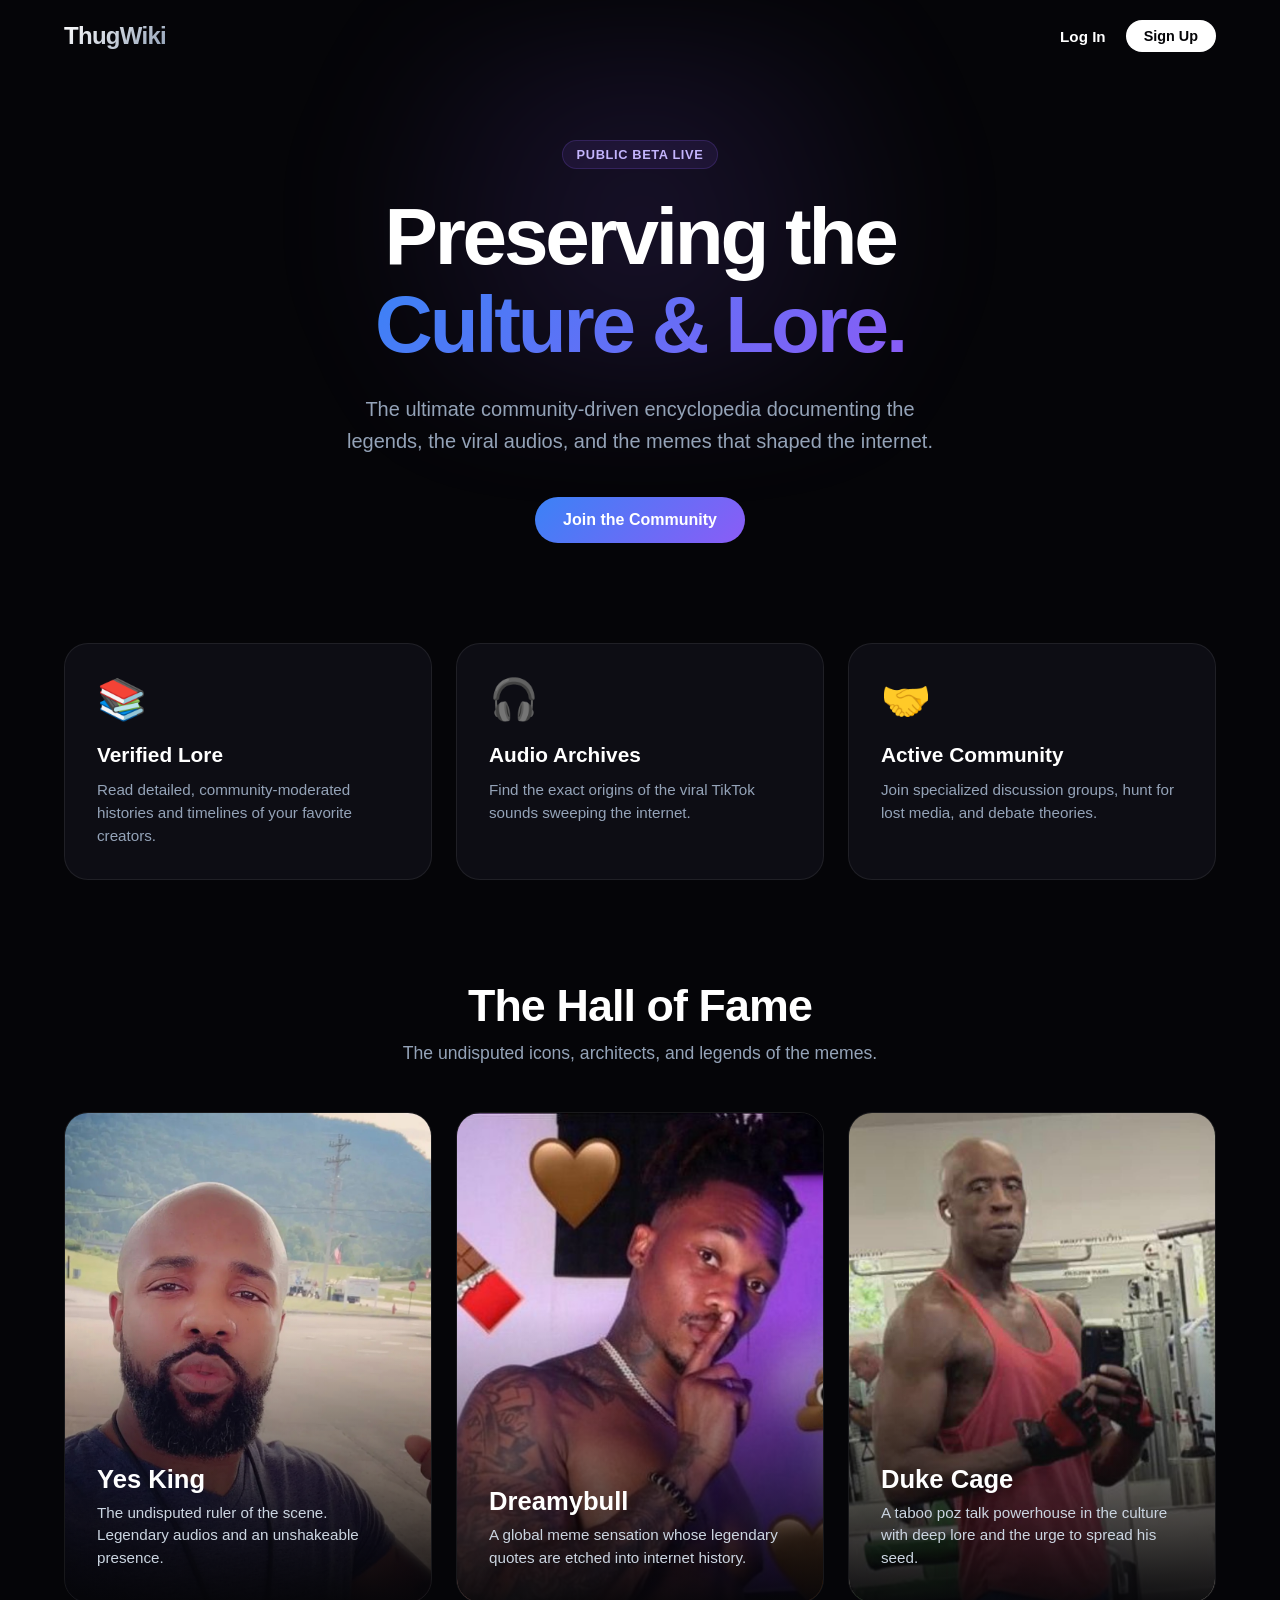
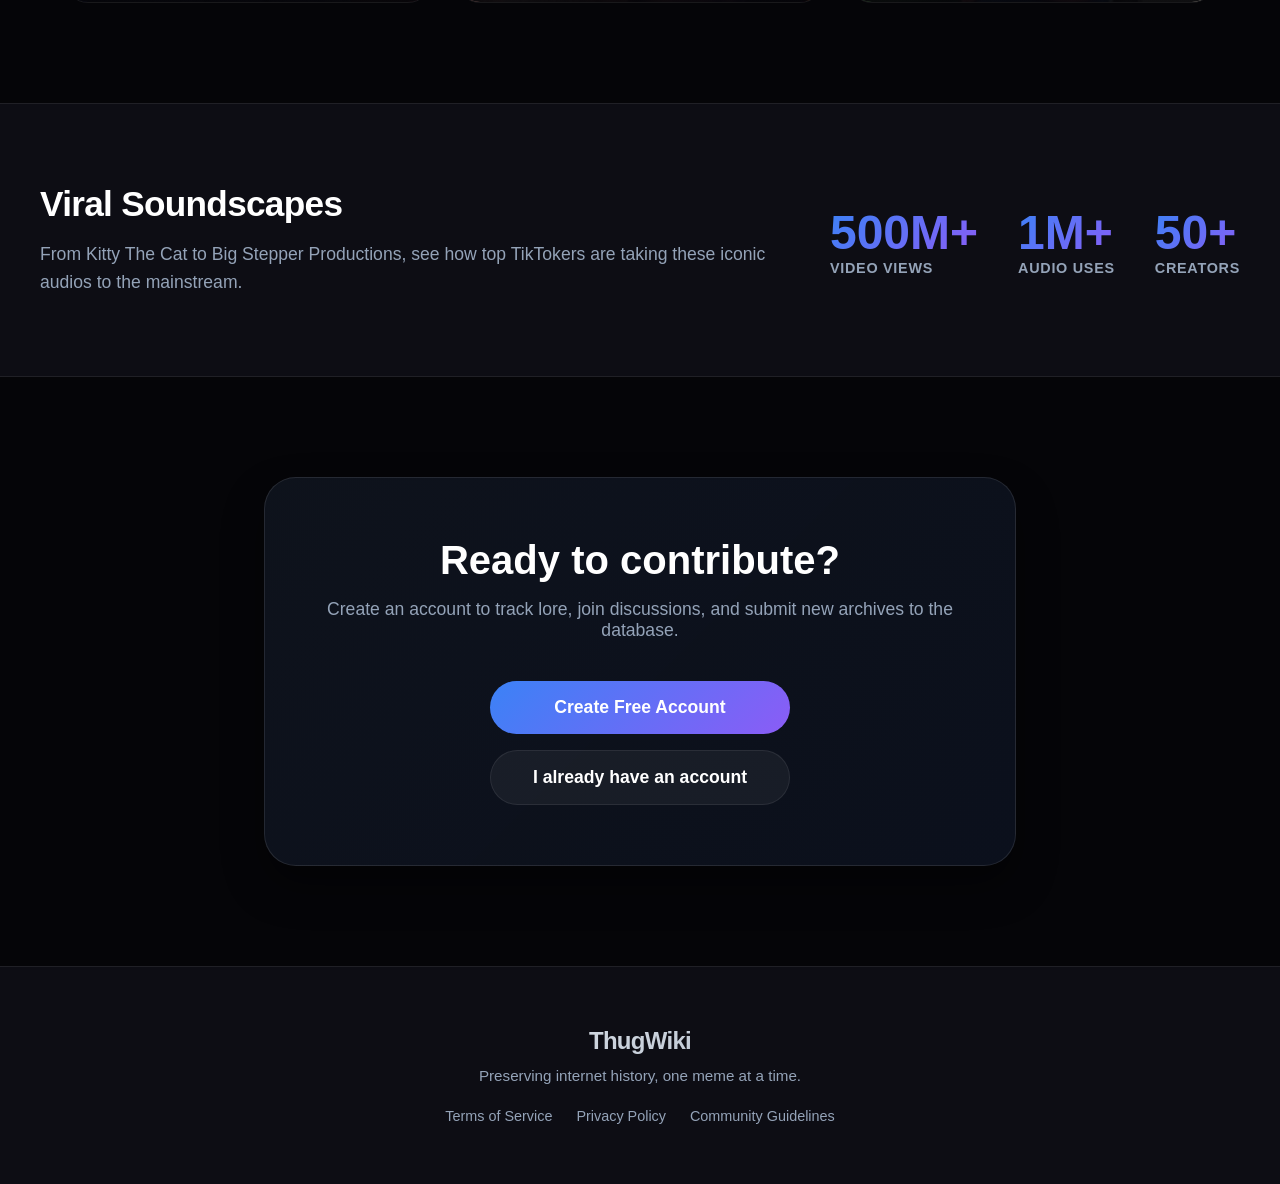
<file: index.html>
<!DOCTYPE html>
<html lang="en">
<head>
  <meta charset="UTF-8">
  <meta name="viewport" content="width=device-width, initial-scale=1.0, maximum-scale=1.0, user-scalable=no, viewport-fit=cover">
  <title>ThugWiki | The #1 Lore Database</title>
  <link rel="stylesheet" href="landing.css">
</head>
<body>

  <nav class="landing-nav" id="top-nav">
    <div class="nav-container">
      <h1 class="site-brand">ThugWiki</h1>
      <div class="auth-group">
        <a href="login.html" class="nav-link">Log In</a>
        <a href="signup.html" class="btn-primary-sm">Sign Up</a>
      </div>
    </div>
  </nav>

  <main class="landing-main">
    
    <header class="hero-section hidden-element">
      <div class="glow-orb"></div>
      <span class="beta-badge">Public Beta Live</span>
      <h1 class="hero-title">Preserving the <br><span class="text-gradient">Culture & Lore.</span></h1>
      <p class="hero-subtitle">
        The ultimate community-driven encyclopedia documenting the legends, the viral audios, and the memes that shaped the internet.
      </p>
      <div class="hero-cta-group">
        <a href="signup.html" class="btn-primary">Join the Community</a>

      </div>
      

    </header>

    <section class="features-section hidden-element">
      <div class="section-container">
        <div class="feature-box">
          <div class="feature-icon">📚</div>
          <h3>Verified Lore</h3>
          <p>Read detailed, community-moderated histories and timelines of your favorite creators.</p>
        </div>
        <div class="feature-box">
          <div class="feature-icon">🎧</div>
          <h3>Audio Archives</h3>
          <p>Find the exact origins of the viral TikTok sounds sweeping the internet.</p>
        </div>
        <div class="feature-box">
          <div class="feature-icon">🤝</div>
          <h3>Active Community</h3>
          <p>Join specialized discussion groups, hunt for lost media, and debate theories.</p>
        </div>
      </div>
    </section>

    <section class="hall-of-fame-section hidden-element">
      <div class="section-header">
        <h2>The Hall of Fame</h2>
        <p>The undisputed icons, architects, and legends of the memes.</p>
      </div>
      
      <div class="fame-grid">
        <div class="fame-card">
          <img src="img/king.jpeg" alt="Yes King" class="fame-img" onerror="this.src='https://via.placeholder.com/400x500/1a1a24/ffffff?text=Yes+King'">
          <div class="fame-overlay">
            <h3>Yes King</h3>
            <p>The undisputed ruler of the scene. Legendary audios and an unshakeable presence.</p>
          </div>
        </div>

        <div class="fame-card">
          <img src="img/dreamy.jpeg" alt="Dreamybull" class="fame-img" onerror="this.src='https://via.placeholder.com/400x500/1a1a24/ffffff?text=Dreamybull'">
          <div class="fame-overlay">
            <h3>Dreamybull</h3>
            <p>A global meme sensation whose legendary quotes are etched into internet history.</p>
          </div>
        </div>

        <div class="fame-card">
          <img src="img/dukecage.jpeg" alt="Duke Cage" class="fame-img" onerror="this.src='https://via.placeholder.com/400x500/1a1a24/ffffff?text=Duke+Cage'">
          <div class="fame-overlay">
            <h3>Duke Cage</h3>
            <p>A taboo poz talk powerhouse in the culture with deep lore and the urge to spread his seed.</p>
          </div>
        </div>
      </div>
    </section>

    <section class="viral-stats-section hidden-element">
      <div class="stats-container">
        <div class="stats-text">
          <h2>Viral Soundscapes</h2>
          <p>From Kitty The Cat to Big Stepper Productions, see how top TikTokers are taking these iconic audios to the mainstream.</p>
        </div>
        <div class="stats-numbers">
          <div class="stat-item">
            <span class="number">500M+</span>
            <span class="label">Video Views</span>
          </div>
          <div class="stat-item">
            <span class="number">1M+</span>
            <span class="label">Audio Uses</span>
          </div>
          <div class="stat-item">
            <span class="number">50+</span>
            <span class="label">Creators</span>
          </div>
        </div>
      </div>
    </section>

    <section class="bottom-cta-section hidden-element">
      <div class="cta-box">
        <h2>Ready to contribute?</h2>
        <p>Create an account to track lore, join discussions, and submit new archives to the database.</p>
        <div class="cta-buttons">
          <a href="signup.html" class="btn-primary btn-large">Create Free Account</a>
          <a href="login.html" class="btn-secondary btn-large">I already have an account</a>
        </div>
      </div>
    </section>

  </main>

  <footer class="landing-footer">
    <div class="footer-content">
      <h2 class="site-brand">ThugWiki</h2>
      <p>Preserving internet history, one meme at a time.</p>
      <div class="footer-links">
        <a href="/terms">Terms of Service</a>
        <a href="/privacy">Privacy Policy</a>
        <a href="/rules">Community Guidelines</a>
      </div>
    </div>
  </footer>

  <script src="landing.js"></script>
</body>
</html>
</file>
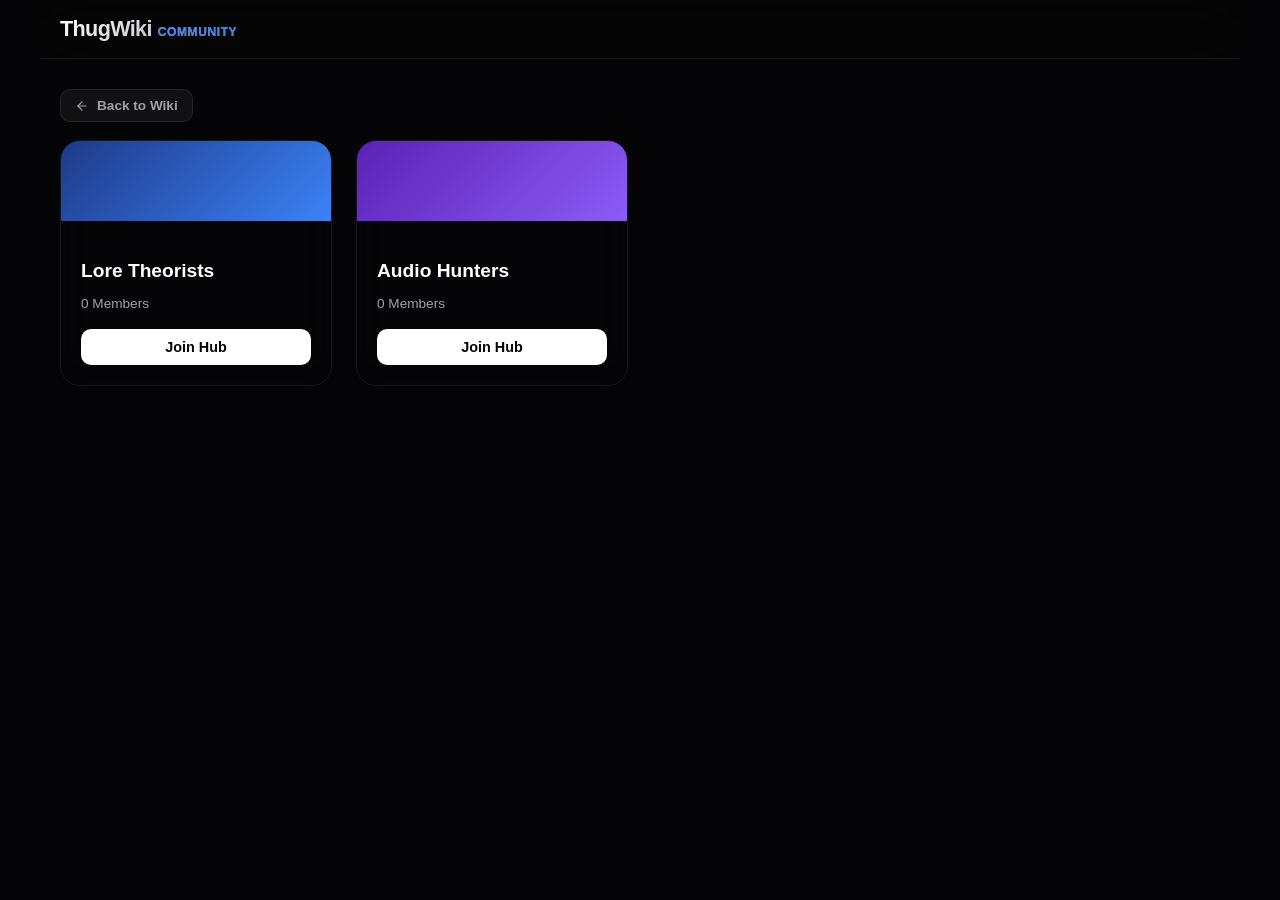
<file: community.html>
<!DOCTYPE html>
<html lang="en">
<head>
  <meta charset="UTF-8">
  <meta name="viewport" content="width=device-width, initial-scale=1.0, maximum-scale=1.0, user-scalable=no, viewport-fit=cover">
  <title>Communities | ThugWiki</title>
  <!-- Global styles -->
  <link rel="stylesheet" href="style.css">
  <!-- Page-specific styles -->
  <link rel="stylesheet" href="community.css">
</head>
<body>

  <!-- APP HEADER WITH BLUE COMMUNITY LOGO -->
  <nav class="app-top-bar">
    <a href="app.html" style="text-decoration: none;">
      <h1 class="site-brand">
        ThugWiki<span class="brand-sub-blue">Community</span>
      </h1>
    </a>
    
    <div class="top-bar-actions">
      <!-- Add your search/profile icons here -->
    </div>
  </nav>



  <!-- Communities Main Hub -->
  <main class="communities-container animate-in">

<a href="app.html" class="back-nav-btn">
  <svg viewBox="0 0 24 24" fill="none" stroke="currentColor" stroke-width="2" stroke-linecap="round" stroke-linejoin="round">
    <line x1="19" y1="12" x2="5" y2="12"></line>
    <polyline points="12 19 5 12 12 5"></polyline>
  </svg>
  Back to Wiki
</a>
<br>
<br>

    <div class="communities-grid">
      <!-- Example Community Hub Card 1 -->
      <div class="community-hub-card">
        <div class="hub-banner" style="background: linear-gradient(135deg, #1e3a8a 0%, #3b82f6 100%);"></div>
        <div class="hub-content">
          <h3>Lore Theorists</h3>
          <p>0 Members</p>
          <button class="hub-btn">Join Hub</button>
        </div>
      </div>

      <!-- Example Community Hub Card 2 -->
      <div class="community-hub-card">
        <div class="hub-banner" style="background: linear-gradient(135deg, #5b21b6 0%, #8b5cf6 100%);"></div>
        <div class="hub-content">
          <h3>Audio Hunters</h3>
          <p>0 Members</p>
          <button class="hub-btn">Join Hub</button>
        </div>
      </div>
    </div>
  </main>

</body>
</html>
</file>
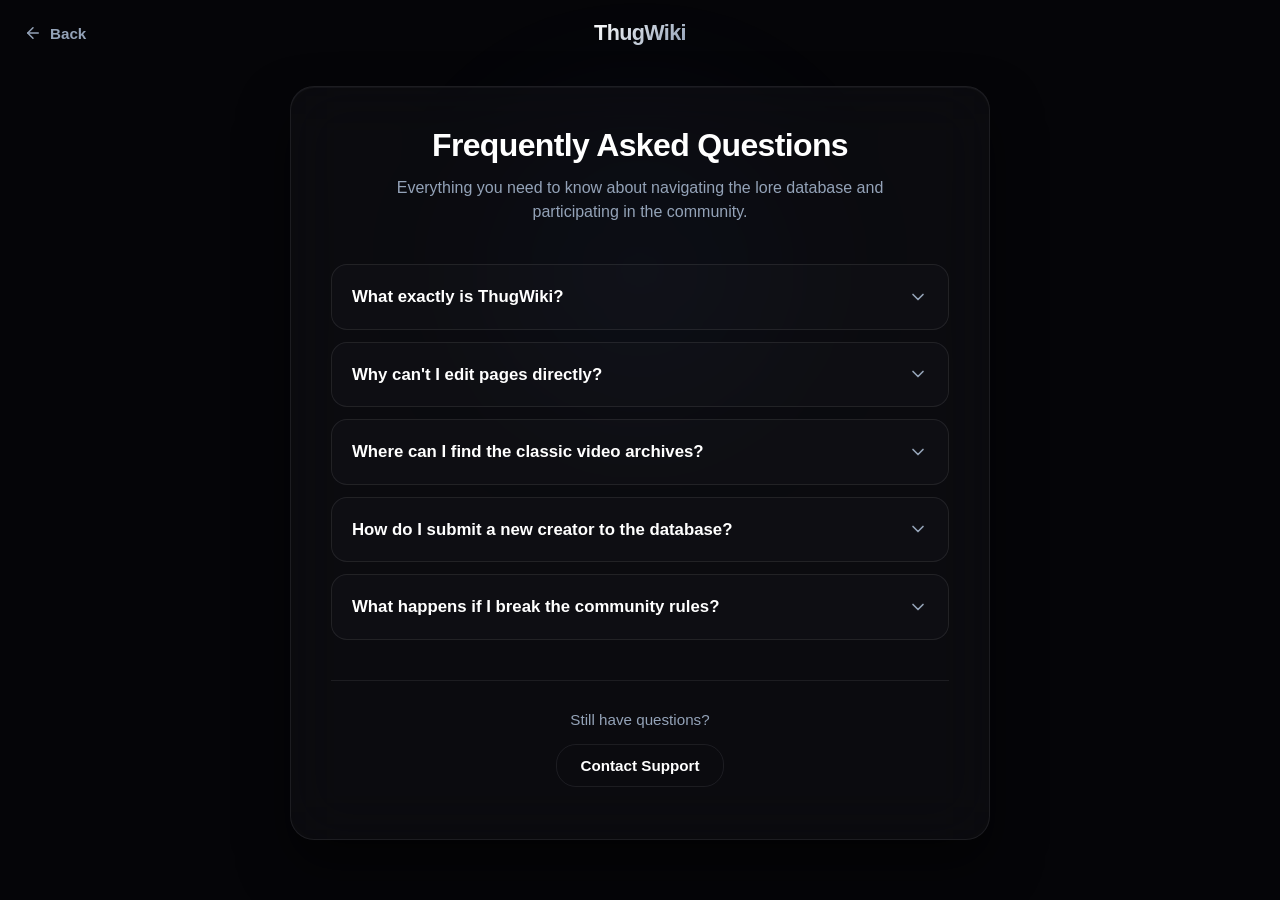
<file: faq.html>
<!DOCTYPE html>
<html lang="en">
<head>
  <meta charset="UTF-8">
  <meta name="viewport" content="width=device-width, initial-scale=1.0, maximum-scale=1.0, user-scalable=no, viewport-fit=cover">
  <title>FAQ | ThugWiki</title>
  <link rel="stylesheet" href="faq.css">
</head>
<body>

  <nav class="auth-nav">
    <a href="app.html" class="back-link">
      <svg viewBox="0 0 24 24" fill="none" stroke="currentColor" stroke-width="2" stroke-linecap="round" stroke-linejoin="round">
        <line x1="19" y1="12" x2="5" y2="12"></line>
        <polyline points="12 19 5 12 12 5"></polyline>
      </svg>
      Back
    </a>
    <h1 class="site-brand">ThugWiki</h1>
    <div class="nav-spacer"></div>
  </nav>

  <main class="faq-main">
    <div class="glow-orb faq-glow"></div>

    <div class="faq-container animate-in">
      
      <header class="faq-header">
        <h2>Frequently Asked Questions</h2>
        <p>Everything you need to know about navigating the lore database and participating in the community.</p>
      </header>

      <div class="accordion-list">
        
        <div class="faq-item">
          <button class="faq-question" aria-expanded="false">
            <span class="question-text">What exactly is ThugWiki?</span>
            <svg class="chevron-icon" viewBox="0 0 24 24" fill="none" stroke="currentColor" stroke-width="2" stroke-linecap="round" stroke-linejoin="round">
              <polyline points="6 9 12 15 18 9"></polyline>
            </svg>
          </button>
          <div class="faq-answer-wrapper">
            <div class="faq-answer-content">
              <p>ThugWiki is the #1 community-driven encyclopedia dedicated to documenting the icons, viral audios, and memes that have shaped internet culture. We act as a centralized archive to preserve history and prevent the spread of false lore.</p>
            </div>
          </div>
        </div>

        <div class="faq-item">
          <button class="faq-question" aria-expanded="false">
            <span class="question-text">Why can't I edit pages directly?</span>
            <svg class="chevron-icon" viewBox="0 0 24 24" fill="none" stroke="currentColor" stroke-width="2" stroke-linecap="round" stroke-linejoin="round">
              <polyline points="6 9 12 15 18 9"></polyline>
            </svg>
          </button>
          <div class="faq-answer-wrapper">
            <div class="faq-answer-content">
              <p>To maintain the highest quality of accuracy and prevent trolling or "false lore," public editing is currently disabled. If you notice an error or have new information, you can submit a request through the Report page for our curators to review.</p>
            </div>
          </div>
        </div>

        <div class="faq-item">
          <button class="faq-question" aria-expanded="false">
            <span class="question-text">Where can I find the classic video archives?</span>
            <svg class="chevron-icon" viewBox="0 0 24 24" fill="none" stroke="currentColor" stroke-width="2" stroke-linecap="round" stroke-linejoin="round">
              <polyline points="6 9 12 15 18 9"></polyline>
            </svg>
          </button>
          <div class="faq-answer-wrapper">
            <div class="faq-answer-content">
              <p>You can access hundreds of classic, retired, and iconic videos by clicking the "Vault Access" banner located on the main app page. Please note that an account is required to view certain archived materials.</p>
            </div>
          </div>
        </div>

        <div class="faq-item">
          <button class="faq-question" aria-expanded="false">
            <span class="question-text">How do I submit a new creator to the database?</span>
            <svg class="chevron-icon" viewBox="0 0 24 24" fill="none" stroke="currentColor" stroke-width="2" stroke-linecap="round" stroke-linejoin="round">
              <polyline points="6 9 12 15 18 9"></polyline>
            </svg>
          </button>
          <div class="faq-answer-wrapper">
            <div class="faq-answer-content">
              <p>We are always looking to expand the database! You can suggest a new creator by navigating to the Support page. Be sure to include their main social handles, a brief overview of their lore, and links to their most viral audios.</p>
            </div>
          </div>
        </div>

        <div class="faq-item">
          <button class="faq-question" aria-expanded="false">
            <span class="question-text">What happens if I break the community rules?</span>
            <svg class="chevron-icon" viewBox="0 0 24 24" fill="none" stroke="currentColor" stroke-width="2" stroke-linecap="round" stroke-linejoin="round">
              <polyline points="6 9 12 15 18 9"></polyline>
            </svg>
          </button>
          <div class="faq-answer-wrapper">
            <div class="faq-answer-content">
              <p>We take our community guidelines very seriously. Spamming the discussion boards, harassing users, or intentionally spreading false lore will result in an immediate, permanent ban from the ThugWiki network.</p>
            </div>
          </div>
        </div>

      </div>

      <div class="faq-footer">
        <p>Still have questions?</p>
        <a href="support.html" class="btn-secondary outline-btn">Contact Support</a>
      </div>

    </div>
  </main>

  <script src="faq.js"></script>
</body>
</html>
</file>
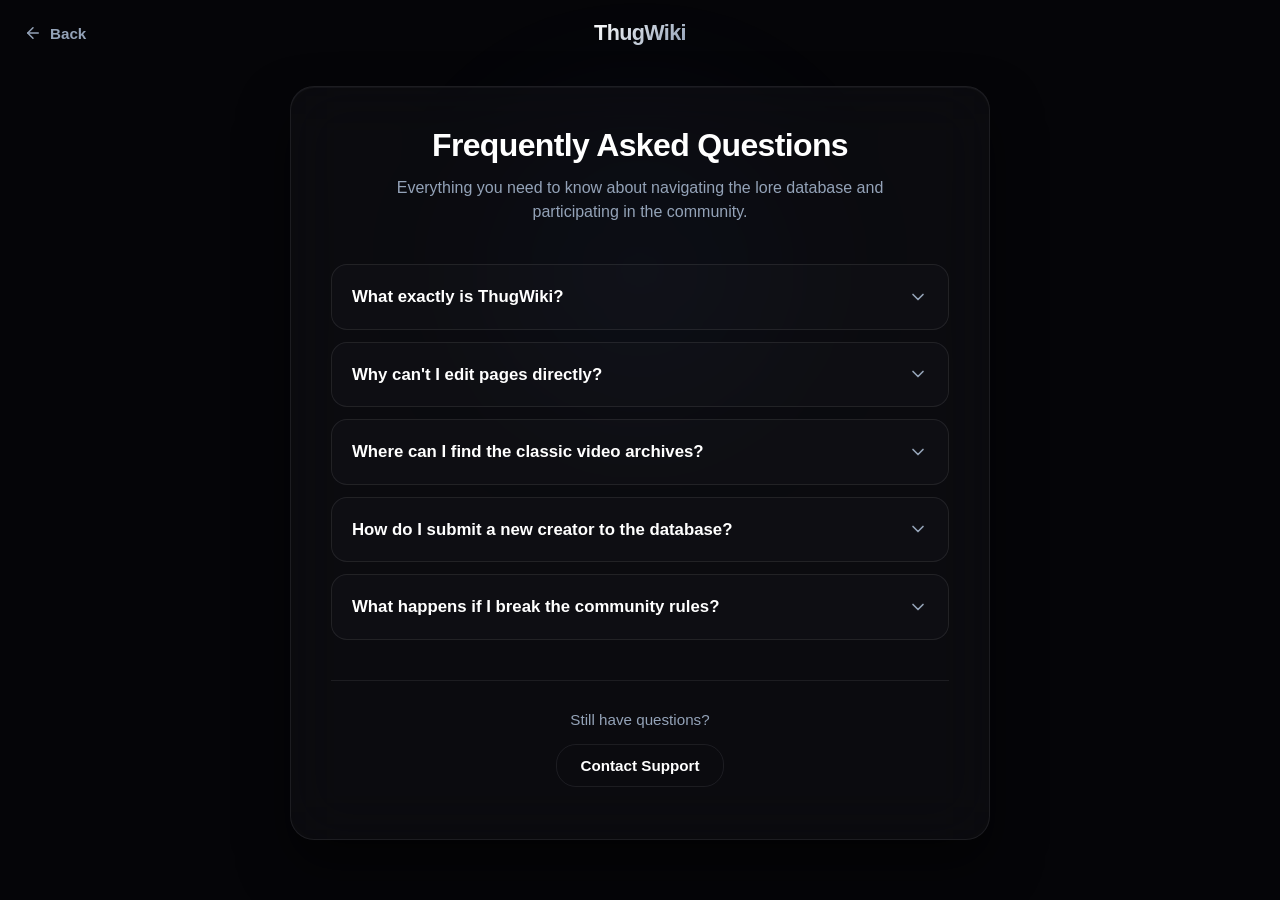
<file: faqVault.html>
<!DOCTYPE html>
<html lang="en">
<head>
  <meta charset="UTF-8">
  <meta name="viewport" content="width=device-width, initial-scale=1.0, maximum-scale=1.0, user-scalable=no, viewport-fit=cover">
  <title>FAQ | ThugWiki</title>
  <link rel="stylesheet" href="faq.css">
</head>
<body>

  <nav class="auth-nav">
    <a href="vault.html" class="back-link">
      <svg viewBox="0 0 24 24" fill="none" stroke="currentColor" stroke-width="2" stroke-linecap="round" stroke-linejoin="round">
        <line x1="19" y1="12" x2="5" y2="12"></line>
        <polyline points="12 19 5 12 12 5"></polyline>
      </svg>
      Back
    </a>
    <h1 class="site-brand">ThugWiki</h1>
    <div class="nav-spacer"></div>
  </nav>

  <main class="faq-main">
    <div class="glow-orb faq-glow"></div>

    <div class="faq-container animate-in">
      
      <header class="faq-header">
        <h2>Frequently Asked Questions</h2>
        <p>Everything you need to know about navigating the lore database and participating in the community.</p>
      </header>

      <div class="accordion-list">
        
        <div class="faq-item">
          <button class="faq-question" aria-expanded="false">
            <span class="question-text">What exactly is ThugWiki?</span>
            <svg class="chevron-icon" viewBox="0 0 24 24" fill="none" stroke="currentColor" stroke-width="2" stroke-linecap="round" stroke-linejoin="round">
              <polyline points="6 9 12 15 18 9"></polyline>
            </svg>
          </button>
          <div class="faq-answer-wrapper">
            <div class="faq-answer-content">
              <p>ThugWiki is the #1 community-driven encyclopedia dedicated to documenting the icons, viral audios, and memes that have shaped internet culture. We act as a centralized archive to preserve history and prevent the spread of false lore.</p>
            </div>
          </div>
        </div>

        <div class="faq-item">
          <button class="faq-question" aria-expanded="false">
            <span class="question-text">Why can't I edit pages directly?</span>
            <svg class="chevron-icon" viewBox="0 0 24 24" fill="none" stroke="currentColor" stroke-width="2" stroke-linecap="round" stroke-linejoin="round">
              <polyline points="6 9 12 15 18 9"></polyline>
            </svg>
          </button>
          <div class="faq-answer-wrapper">
            <div class="faq-answer-content">
              <p>To maintain the highest quality of accuracy and prevent trolling or "false lore," public editing is currently disabled. If you notice an error or have new information, you can submit a request through the Report page for our curators to review.</p>
            </div>
          </div>
        </div>

        <div class="faq-item">
          <button class="faq-question" aria-expanded="false">
            <span class="question-text">Where can I find the classic video archives?</span>
            <svg class="chevron-icon" viewBox="0 0 24 24" fill="none" stroke="currentColor" stroke-width="2" stroke-linecap="round" stroke-linejoin="round">
              <polyline points="6 9 12 15 18 9"></polyline>
            </svg>
          </button>
          <div class="faq-answer-wrapper">
            <div class="faq-answer-content">
              <p>You can access hundreds of classic, retired, and iconic videos by clicking the "Vault Access" banner located on the main app page. Please note that an account is required to view certain archived materials.</p>
            </div>
          </div>
        </div>

        <div class="faq-item">
          <button class="faq-question" aria-expanded="false">
            <span class="question-text">How do I submit a new creator to the database?</span>
            <svg class="chevron-icon" viewBox="0 0 24 24" fill="none" stroke="currentColor" stroke-width="2" stroke-linecap="round" stroke-linejoin="round">
              <polyline points="6 9 12 15 18 9"></polyline>
            </svg>
          </button>
          <div class="faq-answer-wrapper">
            <div class="faq-answer-content">
              <p>We are always looking to expand the database! You can suggest a new creator by navigating to the Support page. Be sure to include their main social handles, a brief overview of their lore, and links to their most viral audios.</p>
            </div>
          </div>
        </div>

        <div class="faq-item">
          <button class="faq-question" aria-expanded="false">
            <span class="question-text">What happens if I break the community rules?</span>
            <svg class="chevron-icon" viewBox="0 0 24 24" fill="none" stroke="currentColor" stroke-width="2" stroke-linecap="round" stroke-linejoin="round">
              <polyline points="6 9 12 15 18 9"></polyline>
            </svg>
          </button>
          <div class="faq-answer-wrapper">
            <div class="faq-answer-content">
              <p>We take our community guidelines very seriously. Spamming the discussion boards, harassing users, or intentionally spreading false lore will result in an immediate, permanent ban from the ThugWiki network.</p>
            </div>
          </div>
        </div>

      </div>

      <div class="faq-footer">
        <p>Still have questions?</p>
        <a href="support.html" class="btn-secondary outline-btn">Contact Support</a>
      </div>

    </div>
  </main>

  <script src="faq.js"></script>
</body>
</html>
</file>
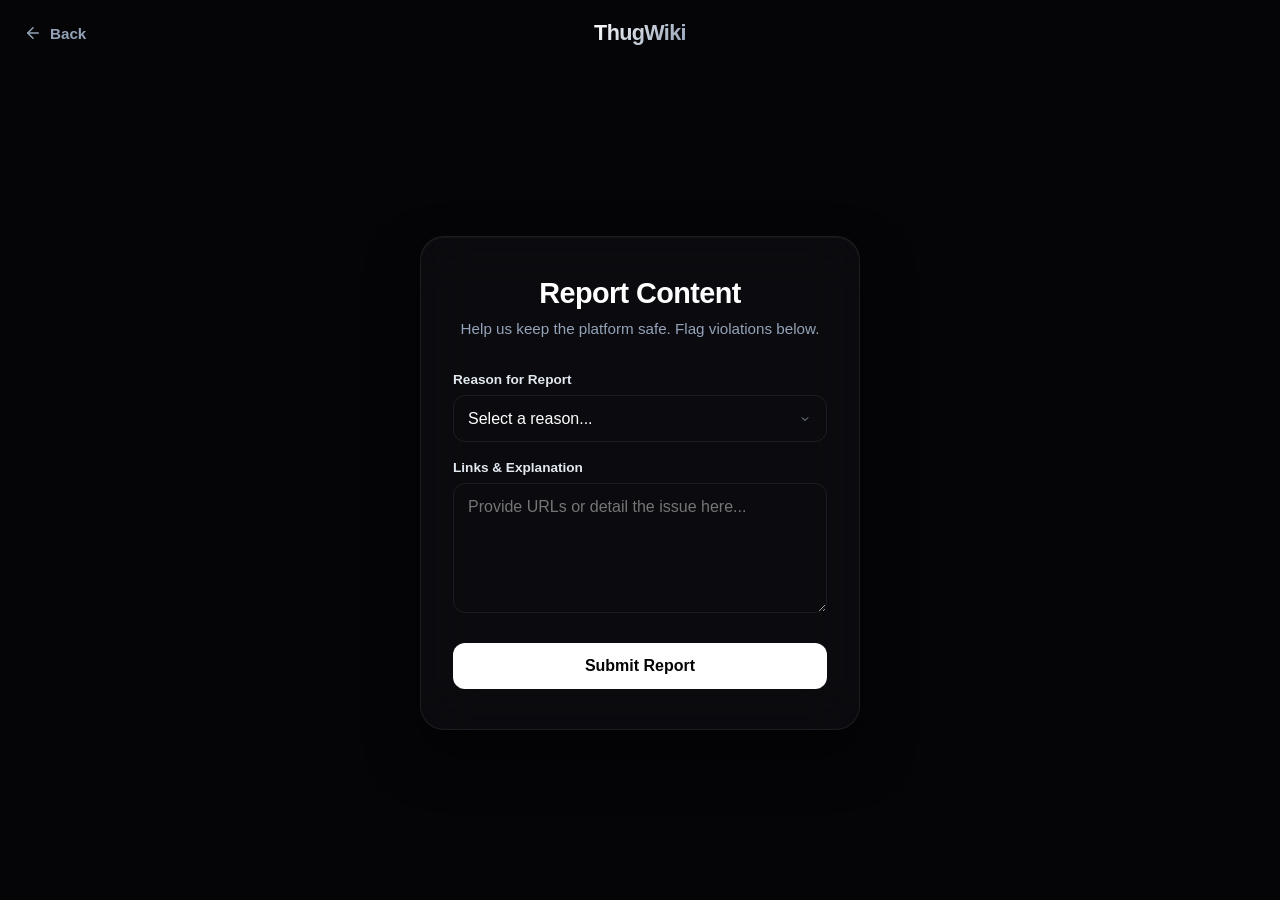
<file: report.html>
<!DOCTYPE html>
<html lang="en">
<head>
  <meta charset="UTF-8">
  <meta name="viewport" content="width=device-width, initial-scale=1.0, maximum-scale=1.0, user-scalable=no, viewport-fit=cover">
  <title>Report Content | ThugWiki</title>
  <!-- Global styles -->
  <link rel="stylesheet" href="faq.css">
  <!-- Page-specific styles -->
  <link rel="stylesheet" href="report.css">
</head>
<body>

  <!-- Minimal Navigation -->
  <nav class="auth-nav">
    <a href="app.html" class="back-link">
      <svg viewBox="0 0 24 24" fill="none" stroke="currentColor" stroke-width="2" stroke-linecap="round" stroke-linejoin="round">
        <line x1="19" y1="12" x2="5" y2="12"></line>
        <polyline points="12 19 5 12 12 5"></polyline>
      </svg>
      Back
    </a>
    <h1 class="site-brand">ThugWiki</h1>
    <div class="nav-spacer"></div>
  </nav>

  <!-- Main Report Card Layout -->
  <main class="report-main">
    <div class="report-card animate-in">
      <div class="report-header">
        <h2>Report Content</h2>
        <p>Help us keep the platform safe. Flag violations below.</p>
      </div>

      <form id="report-form" class="report-form">
        
        <!-- Dropdown Selector -->
        <div class="input-group">
          <label for="report-reason">Reason for Report</label>
          <div class="select-wrapper">
            <select id="report-reason" name="reason" required>
              <option value="" disabled selected>Select a reason...</option>
              <option value="Inappropriate Content">Inappropriate Content</option>
              <option value="Copyright / Intellectual Property">Copyright Infringement</option>
              <option value="Harassment or Hate Speech">Harassment / Hate Speech</option>
              <option value="Spam / Broken Link">Spam / Broken Link</option>
              <option value="Other Violation">Other</option>
            </select>
          </div>
        </div>

        <!-- Description Box -->
        <div class="input-group">
          <label for="report-details">Links & Explanation</label>
          <textarea id="report-details" name="details" placeholder="Provide URLs or detail the issue here..." required></textarea>
        </div>

        <button type="submit" id="submit-btn" class="report-submit">Submit Report</button>
        
        <!-- Status Notification Box -->
        <div id="form-status" class="form-status"></div>
      </form>
    </div>
  </main>

  <script src="report.js"></script>
</body>
</html>
</file>
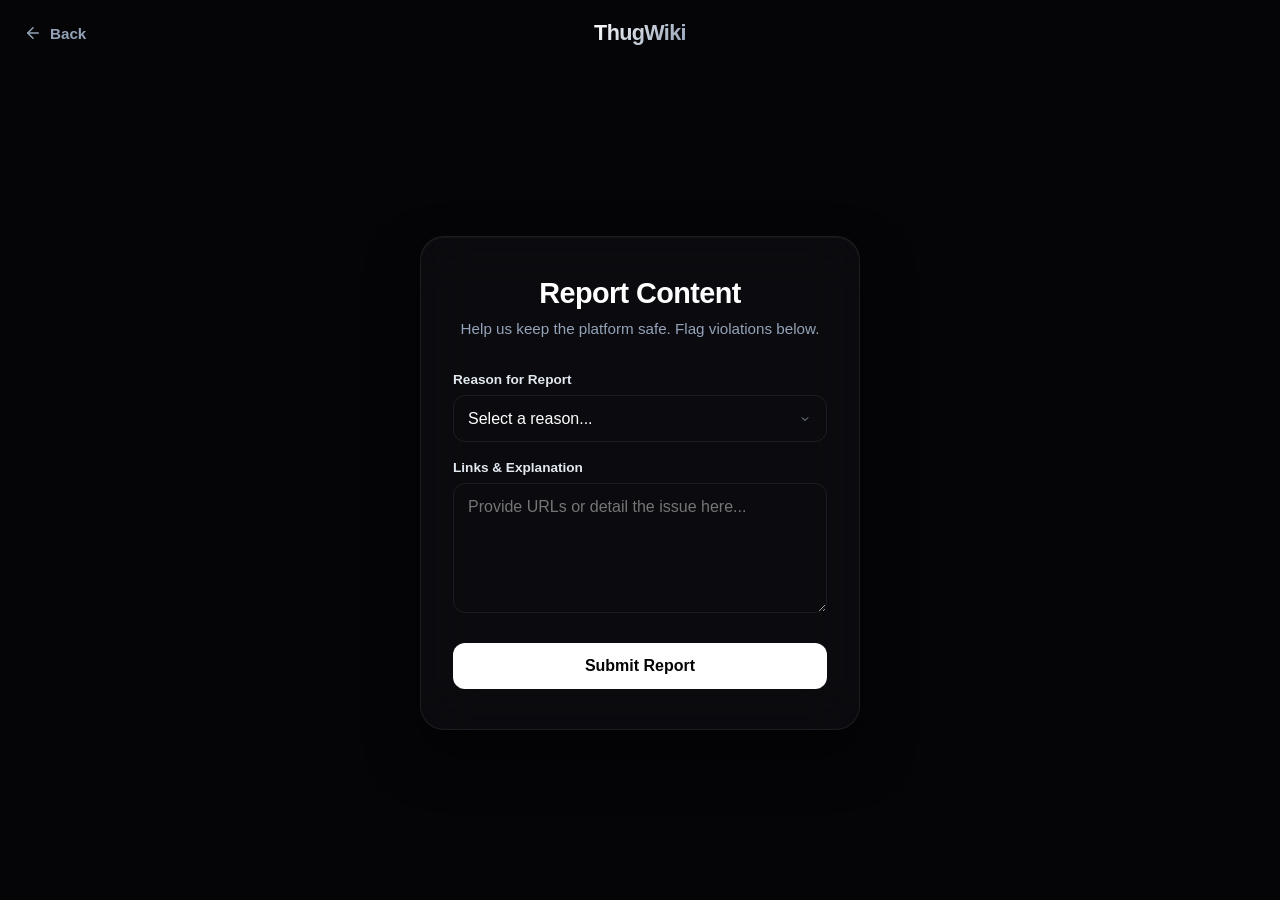
<file: reportVault.html>
<!DOCTYPE html>
<html lang="en">
<head>
  <meta charset="UTF-8">
  <meta name="viewport" content="width=device-width, initial-scale=1.0, maximum-scale=1.0, user-scalable=no, viewport-fit=cover">
  <title>Report Content | ThugWiki</title>
  <!-- Global styles -->
  <link rel="stylesheet" href="faq.css">
  <!-- Page-specific styles -->
  <link rel="stylesheet" href="report.css">
</head>
<body>

  <!-- Minimal Navigation -->
  <nav class="auth-nav">
    <a href="vault.html" class="back-link">
      <svg viewBox="0 0 24 24" fill="none" stroke="currentColor" stroke-width="2" stroke-linecap="round" stroke-linejoin="round">
        <line x1="19" y1="12" x2="5" y2="12"></line>
        <polyline points="12 19 5 12 12 5"></polyline>
      </svg>
      Back
    </a>
    <h1 class="site-brand">ThugWiki</h1>
    <div class="nav-spacer"></div>
  </nav>

  <!-- Main Report Card Layout -->
  <main class="report-main">
    <div class="report-card animate-in">
      <div class="report-header">
        <h2>Report Content</h2>
        <p>Help us keep the platform safe. Flag violations below.</p>
      </div>

      <form id="report-form" class="report-form">
        
        <!-- Dropdown Selector -->
        <div class="input-group">
          <label for="report-reason">Reason for Report</label>
          <div class="select-wrapper">
            <select id="report-reason" name="reason" required>
              <option value="" disabled selected>Select a reason...</option>
              <option value="Inappropriate Content">Inappropriate Content</option>
              <option value="Copyright / Intellectual Property">Copyright Infringement</option>
              <option value="Harassment or Hate Speech">Harassment / Hate Speech</option>
              <option value="Spam / Broken Link">Spam / Broken Link</option>
              <option value="Other Violation">Other</option>
            </select>
          </div>
        </div>

        <!-- Description Box -->
        <div class="input-group">
          <label for="report-details">Links & Explanation</label>
          <textarea id="report-details" name="details" placeholder="Provide URLs or detail the issue here..." required></textarea>
        </div>

        <button type="submit" id="submit-btn" class="report-submit">Submit Report</button>
        
        <!-- Status Notification Box -->
        <div id="form-status" class="form-status"></div>
      </form>
    </div>
  </main>

  <script src="report.js"></script>
</body>
</html>
</file>
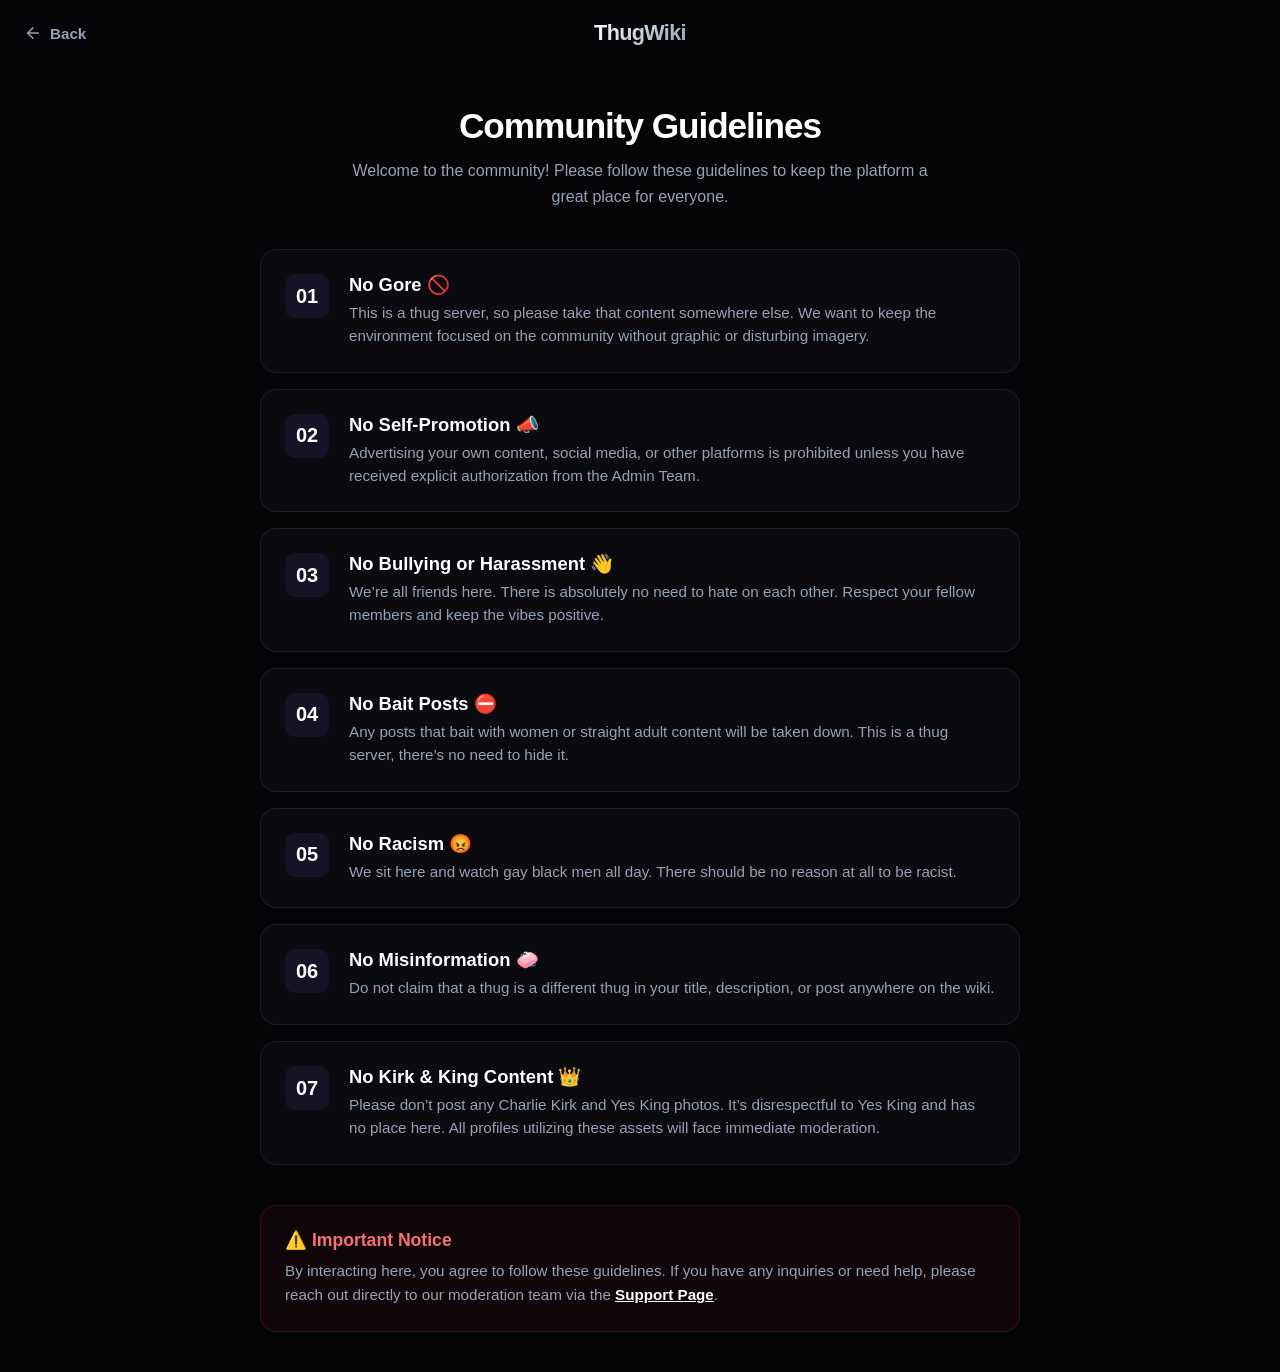
<file: rules.html>
<!DOCTYPE html>
<html lang="en">
<head>
  <meta charset="UTF-8">
  <meta name="viewport" content="width=device-width, initial-scale=1.0, maximum-scale=1.0, user-scalable=no, viewport-fit=cover">
  <title>Community Rules | ThugWiki</title>
  <!-- Global styles -->
  <link rel="stylesheet" href="faq.css">
  <!-- Page-specific styles -->
  <link rel="stylesheet" href="rules.css">
</head>
<body>

  <!-- Minimal Navigation -->
  <nav class="auth-nav">
    <a href="app.html" class="back-link">
      <svg viewBox="0 0 24 24" fill="none" stroke="currentColor" stroke-width="2" stroke-linecap="round" stroke-linejoin="round">
        <line x1="19" y1="12" x2="5" y2="12"></line>
        <polyline points="12 19 5 12 12 5"></polyline>
      </svg>
      Back
    </a>
    <h1 class="site-brand">ThugWiki</h1>
    <div class="nav-spacer"></div>
  </nav>

  <!-- Rules Content -->
  <main class="rules-main animate-in">
    <div class="rules-container">
      <div class="rules-header">
        <h2>Community Guidelines</h2>
        <p>Welcome to the community! Please follow these guidelines to keep the platform a great place for everyone.</p>
      </div>

      <div class="rules-list">
        <!-- Rule 1 -->
        <div class="rule-card">
          <div class="rule-num">01</div>
          <div class="rule-content">
            <h3>No Gore 🚫</h3>
            <p>This is a thug server, so please take that content somewhere else. We want to keep the environment focused on the community without graphic or disturbing imagery.</p>
          </div>
        </div>

        <!-- Rule 2 -->
        <div class="rule-card">
          <div class="rule-num">02</div>
          <div class="rule-content">
            <h3>No Self-Promotion 📣</h3>
            <p>Advertising your own content, social media, or other platforms is prohibited unless you have received explicit authorization from the Admin Team.</p>
          </div>
        </div>

        <!-- Rule 3 -->
        <div class="rule-card">
          <div class="rule-num">03</div>
          <div class="rule-content">
            <h3>No Bullying or Harassment 👋</h3>
            <p>We’re all friends here. There is absolutely no need to hate on each other. Respect your fellow members and keep the vibes positive.</p>
          </div>
        </div>

        <!-- Rule 4 -->
        <div class="rule-card">
          <div class="rule-num">04</div>
          <div class="rule-content">
            <h3>No Bait Posts ⛔️</h3>
            <p>Any posts that bait with women or straight adult content will be taken down. This is a thug server, there’s no need to hide it.</p>
          </div>
        </div>

        <!-- Rule 5 -->
        <div class="rule-card">
          <div class="rule-num">05</div>
          <div class="rule-content">
            <h3>No Racism 😡</h3>
            <p>We sit here and watch gay black men all day. There should be no reason at all to be racist.</p>
          </div>
        </div>

        <!-- Rule 6 -->
        <div class="rule-card">
          <div class="rule-num">06</div>
          <div class="rule-content">
            <h3>No Misinformation 🧼</h3>
            <p>Do not claim that a thug is a different thug in your title, description, or post anywhere on the wiki.</p>
          </div>
        </div>

        <!-- Rule 7 -->
        <div class="rule-card">
          <div class="rule-num">07</div>
          <div class="rule-content">
            <h3>No Kirk & King Content 👑</h3>
            <p>Please don’t post any Charlie Kirk and Yes King photos. It’s disrespectful to Yes King and has no place here. All profiles utilizing these assets will face immediate moderation.</p>
          </div>
        </div>
      </div>

      <!-- Footnote Disclaimer -->
      <footer class="rules-footer">
        <h3>⚠️ Important Notice</h3>
        <p>By interacting here, you agree to follow these guidelines. If you have any inquiries or need help, please reach out directly to our moderation team via the <a href="support.html">Support Page</a>.</p>
      </footer>
    </div>
  </main>

</body>
</html>
</file>
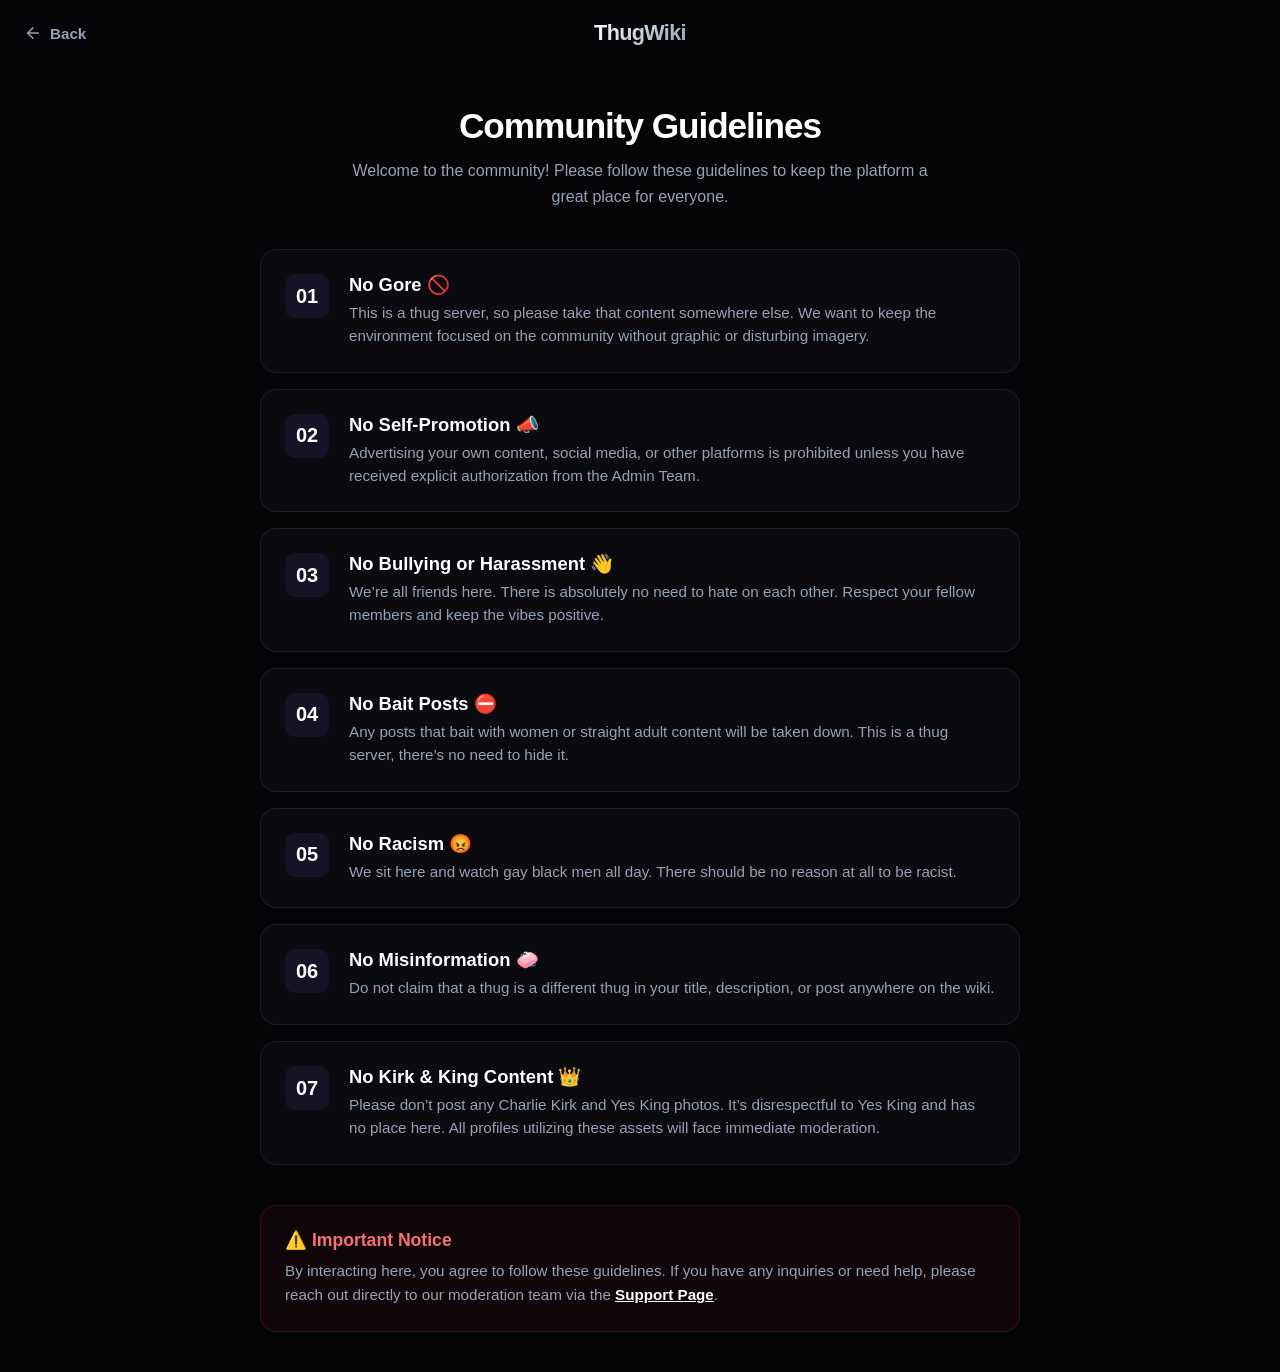
<file: rulesVault.html>
<!DOCTYPE html>
<html lang="en">
<head>
  <meta charset="UTF-8">
  <meta name="viewport" content="width=device-width, initial-scale=1.0, maximum-scale=1.0, user-scalable=no, viewport-fit=cover">
  <title>Community Rules | ThugWiki</title>
  <!-- Global styles -->
  <link rel="stylesheet" href="faq.css">
  <!-- Page-specific styles -->
  <link rel="stylesheet" href="rules.css">
</head>
<body>

  <!-- Minimal Navigation -->
  <nav class="auth-nav">
    <a href="vault.html" class="back-link">
      <svg viewBox="0 0 24 24" fill="none" stroke="currentColor" stroke-width="2" stroke-linecap="round" stroke-linejoin="round">
        <line x1="19" y1="12" x2="5" y2="12"></line>
        <polyline points="12 19 5 12 12 5"></polyline>
      </svg>
      Back
    </a>
    <h1 class="site-brand">ThugWiki</h1>
    <div class="nav-spacer"></div>
  </nav>

  <!-- Rules Content -->
  <main class="rules-main animate-in">
    <div class="rules-container">
      <div class="rules-header">
        <h2>Community Guidelines</h2>
        <p>Welcome to the community! Please follow these guidelines to keep the platform a great place for everyone.</p>
      </div>

      <div class="rules-list">
        <!-- Rule 1 -->
        <div class="rule-card">
          <div class="rule-num">01</div>
          <div class="rule-content">
            <h3>No Gore 🚫</h3>
            <p>This is a thug server, so please take that content somewhere else. We want to keep the environment focused on the community without graphic or disturbing imagery.</p>
          </div>
        </div>

        <!-- Rule 2 -->
        <div class="rule-card">
          <div class="rule-num">02</div>
          <div class="rule-content">
            <h3>No Self-Promotion 📣</h3>
            <p>Advertising your own content, social media, or other platforms is prohibited unless you have received explicit authorization from the Admin Team.</p>
          </div>
        </div>

        <!-- Rule 3 -->
        <div class="rule-card">
          <div class="rule-num">03</div>
          <div class="rule-content">
            <h3>No Bullying or Harassment 👋</h3>
            <p>We’re all friends here. There is absolutely no need to hate on each other. Respect your fellow members and keep the vibes positive.</p>
          </div>
        </div>

        <!-- Rule 4 -->
        <div class="rule-card">
          <div class="rule-num">04</div>
          <div class="rule-content">
            <h3>No Bait Posts ⛔️</h3>
            <p>Any posts that bait with women or straight adult content will be taken down. This is a thug server, there’s no need to hide it.</p>
          </div>
        </div>

        <!-- Rule 5 -->
        <div class="rule-card">
          <div class="rule-num">05</div>
          <div class="rule-content">
            <h3>No Racism 😡</h3>
            <p>We sit here and watch gay black men all day. There should be no reason at all to be racist.</p>
          </div>
        </div>

        <!-- Rule 6 -->
        <div class="rule-card">
          <div class="rule-num">06</div>
          <div class="rule-content">
            <h3>No Misinformation 🧼</h3>
            <p>Do not claim that a thug is a different thug in your title, description, or post anywhere on the wiki.</p>
          </div>
        </div>

        <!-- Rule 7 -->
        <div class="rule-card">
          <div class="rule-num">07</div>
          <div class="rule-content">
            <h3>No Kirk & King Content 👑</h3>
            <p>Please don’t post any Charlie Kirk and Yes King photos. It’s disrespectful to Yes King and has no place here. All profiles utilizing these assets will face immediate moderation.</p>
          </div>
        </div>
      </div>

      <!-- Footnote Disclaimer -->
      <footer class="rules-footer">
        <h3>⚠️ Important Notice</h3>
        <p>By interacting here, you agree to follow these guidelines. If you have any inquiries or need help, please reach out directly to our moderation team via the <a href="supportVault.html">Support Page</a>.</p>
      </footer>
    </div>
  </main>

</body>
</html>
</file>
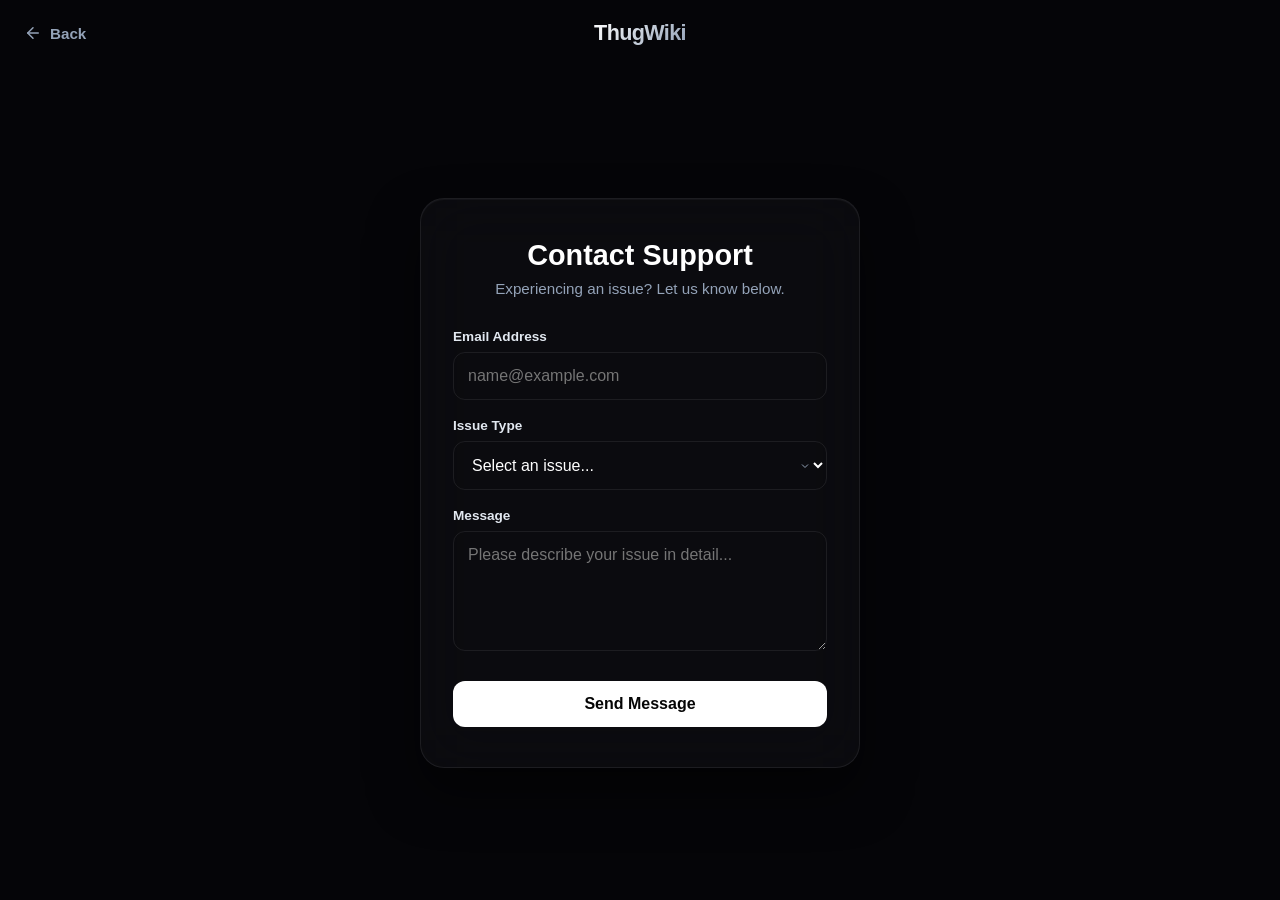
<file: support.html>
<!DOCTYPE html>
<html lang="en">
<head>
  <meta charset="UTF-8">
  <meta name="viewport" content="width=device-width, initial-scale=1.0, maximum-scale=1.0, user-scalable=no, viewport-fit=cover">
  <title>Support | ThugWiki</title>
  <link rel="stylesheet" href="faq.css">

  <link rel="stylesheet" href="support.css">
</head>
<body>

  <!-- Minimal Nav -->
  <nav class="auth-nav">
    <a href="app.html" class="back-link">
      <svg viewBox="0 0 24 24" fill="none" stroke="currentColor" stroke-width="2" stroke-linecap="round" stroke-linejoin="round">
        <line x1="19" y1="12" x2="5" y2="12"></line>
        <polyline points="12 19 5 12 12 5"></polyline>
      </svg>
      Back
    </a>
    <h1 class="site-brand">ThugWiki</h1>
    <div class="nav-spacer"></div>
  </nav>

  <main class="support-main">
    <div class="support-card animate-in">
      <div class="support-header">
        <h2>Contact Support</h2>
        <p>Experiencing an issue? Let us know below.</p>
      </div>

      <form id="support-form" class="support-form">
        
        <!-- Email Input -->
        <div class="input-group">
          <label for="email">Email Address</label>
          <input type="email" id="email" name="email" placeholder="name@example.com" required>
        </div>

        <!-- Issue Dropdown -->
        <div class="input-group">
          <label for="issue">Issue Type</label>
          <div class="select-wrapper">
            <select id="issue" name="issue" required>
              <option value="" disabled selected>Select an issue...</option>
              <option value="Account/Login Help">Account/Login Help</option>
              <option value="Report a Bug">Report a Bug</option>
              <option value="Content Takedown Request">Content Takedown Request</option>
              <option value="General Inquiry">General Inquiry</option>
            </select>
          </div>
        </div>

        <!-- Message Area -->
        <div class="input-group">
          <label for="message">Message</label>
          <textarea id="message" name="message" placeholder="Please describe your issue in detail..." required></textarea>
        </div>

        <button type="submit" id="submit-btn" class="support-submit">Send Message</button>
        
        <!-- Success/Error Feedback -->
        <div id="form-status" class="form-status"></div>
      </form>
    </div>
  </main>

  <script src="support.js"></script>
</body>
</html>
</file>
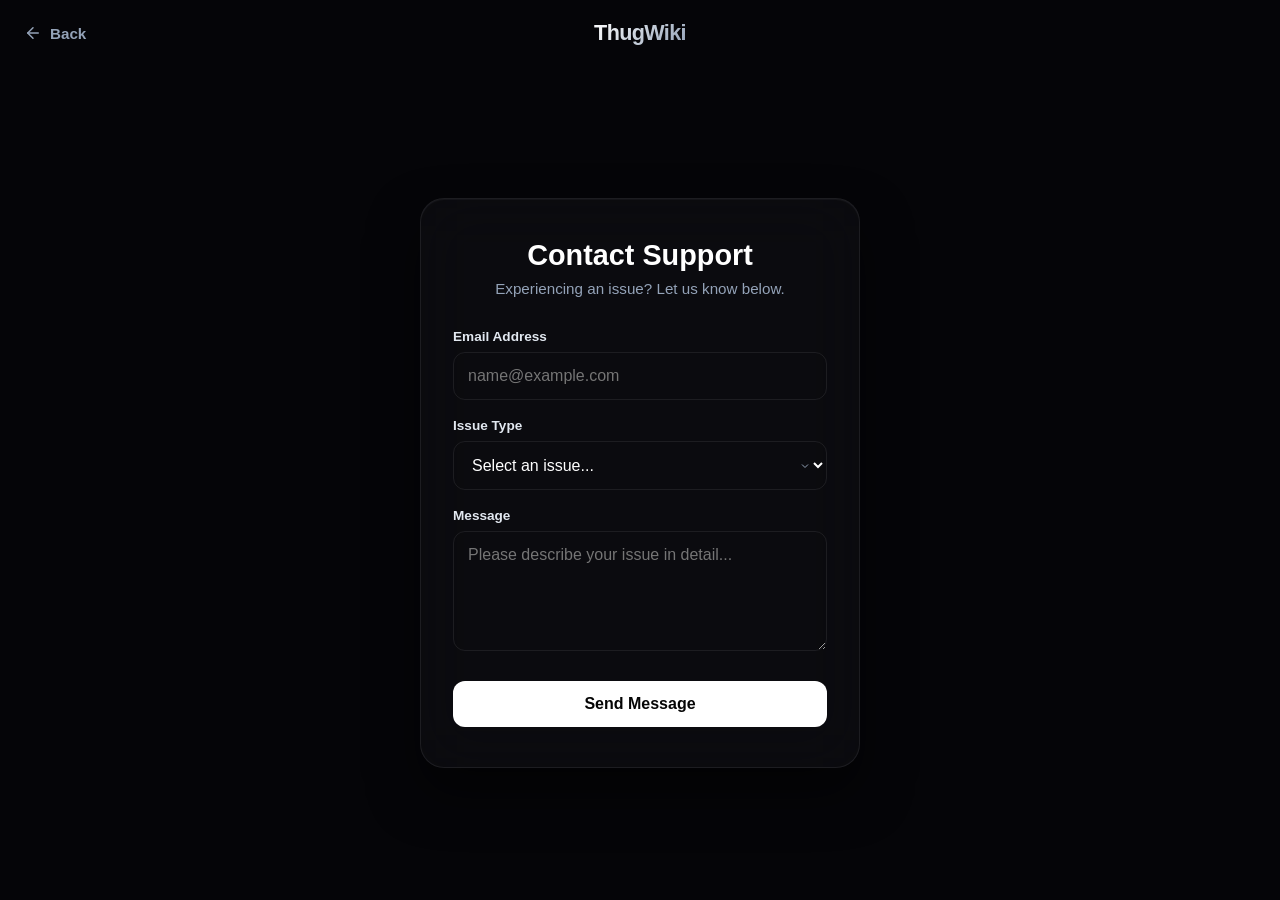
<file: supportLogin.html>
<!DOCTYPE html>
<html lang="en">
<head>
  <meta charset="UTF-8">
  <meta name="viewport" content="width=device-width, initial-scale=1.0, maximum-scale=1.0, user-scalable=no, viewport-fit=cover">
  <title>Support | ThugWiki</title>
  <link rel="stylesheet" href="faq.css">

  <link rel="stylesheet" href="support.css">
</head>
<body>

  <!-- Minimal Nav -->
  <nav class="auth-nav">
    <a href="login.html" class="back-link">
      <svg viewBox="0 0 24 24" fill="none" stroke="currentColor" stroke-width="2" stroke-linecap="round" stroke-linejoin="round">
        <line x1="19" y1="12" x2="5" y2="12"></line>
        <polyline points="12 19 5 12 12 5"></polyline>
      </svg>
      Back
    </a>
    <h1 class="site-brand">ThugWiki</h1>
    <div class="nav-spacer"></div>
  </nav>

  <main class="support-main">
    <div class="support-card animate-in">
      <div class="support-header">
        <h2>Contact Support</h2>
        <p>Experiencing an issue? Let us know below.</p>
      </div>

      <form id="support-form" class="support-form">
        
        <!-- Email Input -->
        <div class="input-group">
          <label for="email">Email Address</label>
          <input type="email" id="email" name="email" placeholder="name@example.com" required>
        </div>

        <!-- Issue Dropdown -->
        <div class="input-group">
          <label for="issue">Issue Type</label>
          <div class="select-wrapper">
            <select id="issue" name="issue" required>
              <option value="" disabled selected>Select an issue...</option>
              <option value="Account/Login Help">Account/Login Help</option>
              <option value="Report a Bug">Report a Bug</option>
              <option value="Content Takedown Request">Content Takedown Request</option>
              <option value="General Inquiry">General Inquiry</option>
            </select>
          </div>
        </div>

        <!-- Message Area -->
        <div class="input-group">
          <label for="message">Message</label>
          <textarea id="message" name="message" placeholder="Please describe your issue in detail..." required></textarea>
        </div>

        <button type="submit" id="submit-btn" class="support-submit">Send Message</button>
        
        <!-- Success/Error Feedback -->
        <div id="form-status" class="form-status"></div>
      </form>
    </div>
  </main>

  <script src="support.js"></script>
</body>
</html>
</file>
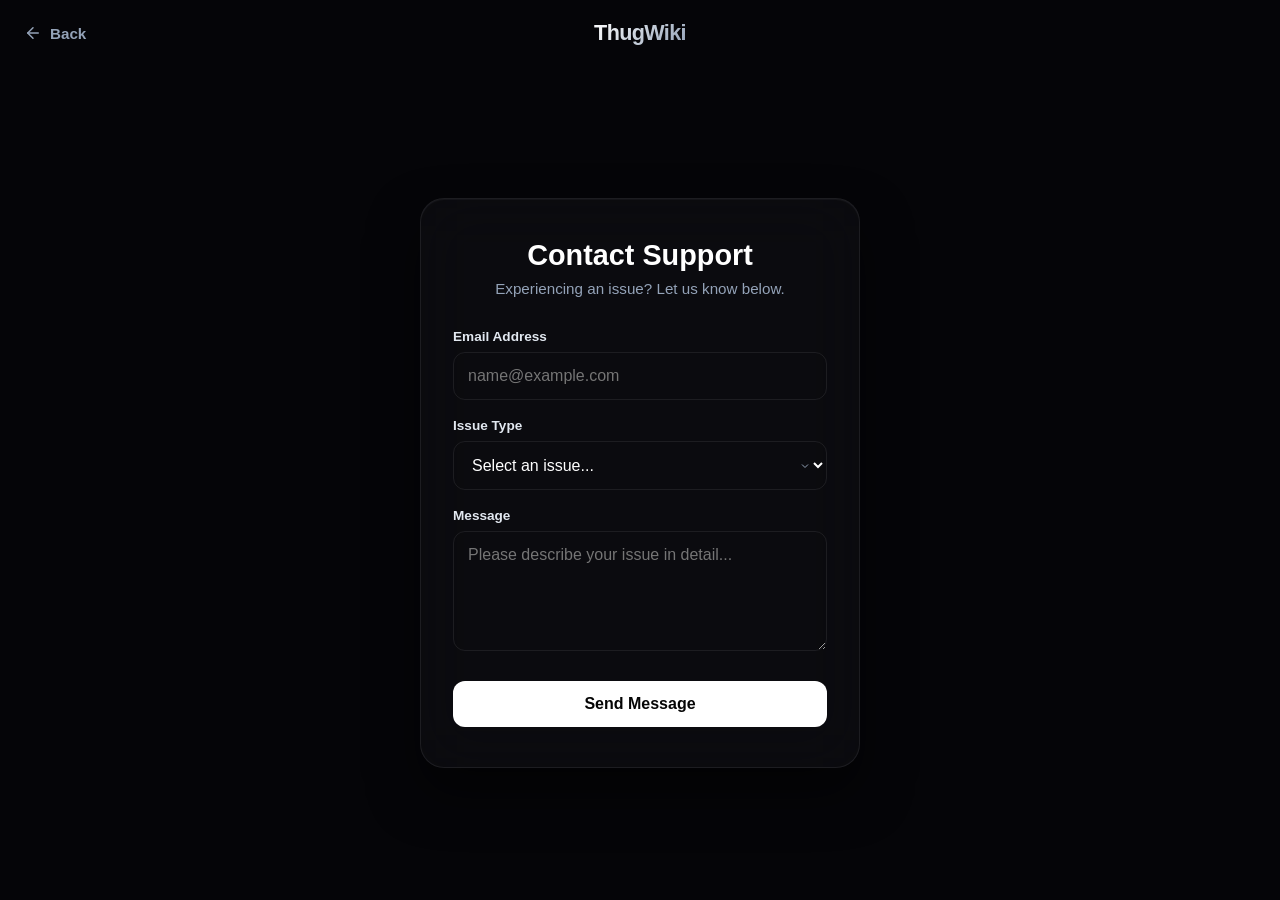
<file: supportVault.html>
<!DOCTYPE html>
<html lang="en">
<head>
  <meta charset="UTF-8">
  <meta name="viewport" content="width=device-width, initial-scale=1.0, maximum-scale=1.0, user-scalable=no, viewport-fit=cover">
  <title>Support | ThugWiki</title>
  <link rel="stylesheet" href="faq.css">

  <link rel="stylesheet" href="support.css">
</head>
<body>

  <!-- Minimal Nav -->
  <nav class="auth-nav">
    <a href="vault.html" class="back-link">
      <svg viewBox="0 0 24 24" fill="none" stroke="currentColor" stroke-width="2" stroke-linecap="round" stroke-linejoin="round">
        <line x1="19" y1="12" x2="5" y2="12"></line>
        <polyline points="12 19 5 12 12 5"></polyline>
      </svg>
      Back
    </a>
    <h1 class="site-brand">ThugWiki</h1>
    <div class="nav-spacer"></div>
  </nav>

  <main class="support-main">
    <div class="support-card animate-in">
      <div class="support-header">
        <h2>Contact Support</h2>
        <p>Experiencing an issue? Let us know below.</p>
      </div>

      <form id="support-form" class="support-form">
        
        <!-- Email Input -->
        <div class="input-group">
          <label for="email">Email Address</label>
          <input type="email" id="email" name="email" placeholder="name@example.com" required>
        </div>

        <!-- Issue Dropdown -->
        <div class="input-group">
          <label for="issue">Issue Type</label>
          <div class="select-wrapper">
            <select id="issue" name="issue" required>
              <option value="" disabled selected>Select an issue...</option>
              <option value="Account/Login Help">Account/Login Help</option>
              <option value="Report a Bug">Report a Bug</option>
              <option value="Content Takedown Request">Content Takedown Request</option>
              <option value="General Inquiry">General Inquiry</option>
            </select>
          </div>
        </div>

        <!-- Message Area -->
        <div class="input-group">
          <label for="message">Message</label>
          <textarea id="message" name="message" placeholder="Please describe your issue in detail..." required></textarea>
        </div>

        <button type="submit" id="submit-btn" class="support-submit">Send Message</button>
        
        <!-- Success/Error Feedback -->
        <div id="form-status" class="form-status"></div>
      </form>
    </div>
  </main>

  <script src="support.js"></script>
</body>
</html>
</file>
<file: landing.css>
/* landing.css - Standalone Stylesheet for ThugWiki Landing Page */

:root {
  --bg-dark: #050508;
  --bg-panel: #0d0d14;
  --text-main: #ffffff;
  --text-muted: #94a3b8;
  --accent-blue: #3b82f6;
  --accent-purple: #8b5cf6;
  --glass-border: rgba(255, 255, 255, 0.08);
}

* {
  box-sizing: border-box;
  margin: 0;
  padding: 0;
}

body {
  background-color: var(--bg-dark);
  color: var(--text-main);
  font-family: -apple-system, BlinkMacSystemFont, "Segoe UI", Roboto, sans-serif;
  overflow-x: hidden;
  -webkit-font-smoothing: antialiased;
}

/* Typography Reusables */
.site-brand {
  font-size: 1.5rem;
  font-weight: 800;
  letter-spacing: -0.03em;
  background: linear-gradient(135deg, #ffffff 0%, var(--text-muted) 100%);
  -webkit-background-clip: text;
  -webkit-text-fill-color: transparent;
}

.text-gradient {
  background: linear-gradient(135deg, var(--accent-blue) 0%, var(--accent-purple) 100%);
  -webkit-background-clip: text;
  -webkit-text-fill-color: transparent;
}

/* Navbar */
.landing-nav {
  position: fixed;
  top: 0;
  width: 100%;
  z-index: 1000;
  transition: background 0.3s ease, backdrop-filter 0.3s ease, border-bottom 0.3s ease;
  padding: 20px 0;
}

.landing-nav.scrolled {
  background: rgba(5, 5, 8, 0.85);
  backdrop-filter: blur(20px);
  -webkit-backdrop-filter: blur(20px);
  border-bottom: 1px solid var(--glass-border);
  padding: 16px 0;
}

.nav-container {
  max-width: 1200px;
  margin: 0 auto;
  padding: 0 24px;
  display: flex;
  justify-content: space-between;
  align-items: center;
}

.auth-group {
  display: flex;
  gap: 20px;
  align-items: center;
}

.nav-link {
  color: var(--text-main);
  text-decoration: none;
  font-size: 0.95rem;
  font-weight: 600;
  transition: color 0.2s ease;
}

.nav-link:hover {
  color: var(--text-muted);
}

/* Buttons */
.btn-primary-sm {
  background: var(--text-main);
  color: var(--bg-dark);
  text-decoration: none;
  padding: 8px 18px;
  border-radius: 20px;
  font-weight: 700;
  font-size: 0.9rem;
  transition: transform 0.2s ease;
}
.btn-primary-sm:active { transform: scale(0.95); }

.btn-primary, .btn-secondary {
  display: inline-flex;
  align-items: center;
  justify-content: center;
  text-decoration: none;
  font-weight: 700;
  font-size: 1rem;
  padding: 14px 28px;
  border-radius: 30px;
  transition: transform 0.2s ease;
}

.btn-primary {
  background: linear-gradient(135deg, var(--accent-blue) 0%, var(--accent-purple) 100%);
  color: white;
  border: none;
}

.btn-secondary {
  background: rgba(255, 255, 255, 0.05);
  border: 1px solid var(--glass-border);
  color: var(--text-main);
}

.btn-primary:active, .btn-secondary:active {
  transform: scale(0.95);
}

.btn-large {
  width: 100%;
  max-width: 300px;
  padding: 16px 32px;
  font-size: 1.1rem;
}

/* Hero Section */
.hero-section {
  position: relative;
  max-width: 1000px;
  margin: 140px auto 80px;
  padding: 0 24px;
  text-align: center;
}

.glow-orb {
  position: absolute;
  top: 0;
  left: 50%;
  transform: translate(-50%, -30%);
  width: 80vw;
  max-width: 800px;
  height: 400px;
  background: radial-gradient(circle, rgba(139, 92, 246, 0.15) 0%, transparent 70%);
  z-index: -1;
  filter: blur(50px);
}

.beta-badge {
  display: inline-block;
  background: rgba(139, 92, 246, 0.1);
  color: #c4b5fd;
  border: 1px solid rgba(139, 92, 246, 0.2);
  padding: 6px 14px;
  border-radius: 20px;
  font-size: 0.8rem;
  font-weight: 700;
  text-transform: uppercase;
  letter-spacing: 0.05em;
  margin-bottom: 24px;
}

.hero-title {
  font-size: clamp(3rem, 8vw, 5rem);
  font-weight: 900;
  line-height: 1.1;
  letter-spacing: -0.04em;
  margin-bottom: 24px;
}

.hero-subtitle {
  font-size: clamp(1.1rem, 3vw, 1.25rem);
  color: var(--text-muted);
  max-width: 600px;
  margin: 0 auto 40px;
  line-height: 1.6;
}

.hero-cta-group {
  display: flex;
  gap: 16px;
  justify-content: center;
  flex-wrap: wrap;
  margin-bottom: 60px;
}

/* Hero Mockup Image */
.hero-image-wrapper {
  max-width: 900px;
  margin: 0 auto;
  perspective: 1000px;
}

.glass-mockup {
  background: var(--bg-panel);
  border: 1px solid var(--glass-border);
  border-radius: 16px;
  padding: 8px;
  box-shadow: 0 30px 60px rgba(0, 0, 0, 0.6);
  transform: rotateX(5deg); /* Cool 3D tilt effect */
}

.mockup-img {
  width: 100%;
  border-radius: 8px;
  display: block;
}

/* Features Section */
.features-section {
  max-width: 1200px;
  margin: 100px auto;
  padding: 0 24px;
}

.section-container {
  display: grid;
  grid-template-columns: repeat(auto-fit, minmax(300px, 1fr));
  gap: 24px;
}

.feature-box {
  background: var(--bg-panel);
  border: 1px solid var(--glass-border);
  padding: 32px;
  border-radius: 24px;
  transition: transform 0.3s ease;
}

.feature-box:hover {
  transform: translateY(-5px);
}

.feature-icon {
  font-size: 2.5rem;
  margin-bottom: 20px;
}

.feature-box h3 {
  font-size: 1.3rem;
  margin-bottom: 12px;
}

.feature-box p {
  color: var(--text-muted);
  line-height: 1.5;
  font-size: 0.95rem;
}

/* Hall of Fame */
.hall-of-fame-section {
  max-width: 1200px;
  margin: 0 auto 100px;
  padding: 0 24px;
}

.section-header {
  text-align: center;
  margin-bottom: 48px;
}

.section-header h2 {
  font-size: clamp(2rem, 5vw, 2.8rem);
  font-weight: 800;
  margin-bottom: 12px;
  letter-spacing: -0.02em;
}

.section-header p {
  color: var(--text-muted);
  font-size: 1.1rem;
}

.fame-grid {
  display: grid;
  grid-template-columns: repeat(auto-fit, minmax(300px, 1fr));
  gap: 24px;
}

.fame-card {
  position: relative;
  border-radius: 24px;
  overflow: hidden;
  aspect-ratio: 3/4;
  border: 1px solid var(--glass-border);
}

.fame-img {
  width: 100%;
  height: 100%;
  object-fit: cover;
  transition: transform 0.5s ease;
}

.fame-card:hover .fame-img {
  transform: scale(1.05);
}

.fame-overlay {
  position: absolute;
  inset: 0;
  background: linear-gradient(180deg, transparent 40%, rgba(5,5,8,0.95) 100%);
  display: flex;
  flex-direction: column;
  justify-content: flex-end;
  padding: 32px;
}

.fame-overlay h3 {
  font-size: 1.6rem;
  margin-bottom: 8px;
}

.fame-overlay p {
  color: #cbd5e1;
  font-size: 0.95rem;
  line-height: 1.5;
}

/* Viral Stats Section */
.viral-stats-section {
  background: var(--bg-panel);
  border-top: 1px solid var(--glass-border);
  border-bottom: 1px solid var(--glass-border);
  padding: 80px 24px;
  margin-bottom: 100px;
}

.stats-container {
  max-width: 1200px;
  margin: 0 auto;
  display: flex;
  flex-wrap: wrap;
  gap: 40px;
  align-items: center;
  justify-content: space-between;
}

.stats-text {
  flex: 1;
  min-width: 300px;
}

.stats-text h2 {
  font-size: 2.2rem;
  margin-bottom: 16px;
  letter-spacing: -0.02em;
}

.stats-text p {
  color: var(--text-muted);
  font-size: 1.1rem;
  line-height: 1.6;
}

.stats-numbers {
  display: flex;
  gap: 40px;
  flex-wrap: wrap;
}

.stat-item {
  display: flex;
  flex-direction: column;
}

.stat-item .number {
  font-size: 3rem;
  font-weight: 900;
  background: linear-gradient(135deg, #3b82f6 0%, #8b5cf6 100%);
  -webkit-background-clip: text;
  -webkit-text-fill-color: transparent;
}

.stat-item .label {
  color: var(--text-muted);
  font-size: 0.9rem;
  font-weight: 600;
  text-transform: uppercase;
  letter-spacing: 0.05em;
}

/* Bottom CTA Section */
.bottom-cta-section {
  max-width: 800px;
  margin: 0 auto 100px;
  padding: 0 24px;
}

.cta-box {
  background: linear-gradient(135deg, rgba(30, 41, 59, 0.4), rgba(15, 23, 42, 0.6));
  border: 1px solid rgba(255, 255, 255, 0.1);
  border-radius: 32px;
  padding: 60px 40px;
  text-align: center;
  box-shadow: 0 20px 40px rgba(0,0,0,0.4);
}

.cta-box h2 {
  font-size: clamp(1.8rem, 4vw, 2.5rem);
  margin-bottom: 16px;
}

.cta-box p {
  color: var(--text-muted);
  font-size: 1.1rem;
  margin-bottom: 40px;
}

.cta-buttons {
  display: flex;
  flex-direction: column;
  gap: 16px;
  align-items: center;
}

/* Footer */
.landing-footer {
  background: var(--bg-panel);
  border-top: 1px solid var(--glass-border);
  padding: 60px 24px;
  text-align: center;
}

.footer-content h2 { margin-bottom: 12px; }

.footer-content p {
  color: var(--text-muted);
  font-size: 0.95rem;
  margin-bottom: 24px;
}

.footer-links {
  display: flex;
  justify-content: center;
  gap: 24px;
  flex-wrap: wrap;
}

.footer-links a {
  color: var(--text-muted);
  text-decoration: none;
  font-size: 0.9rem;
  transition: color 0.2s ease;
}

.footer-links a:hover { color: var(--text-main); }

/* Animation Utility Classes (Triggered by JS) */
</file>
<file: style.css>
:root {
  --app-bg: #050505;
  --pure-black: #0b0b0e;
  --glass-bg: rgba(255, 255, 255, 0.05); 
  --glass-border: rgba(255, 255, 255, 0.08);
  --text-main: #ffffff;
  --text-sub: #a1a1aa;
  --accent: #3b82f6;
  --accent-hover: #2563eb;
}

.generated-link-box {
  display: flex;
  gap: 8px;
  background: rgba(0,0,0,0.2);
  padding: 4px;
  border-radius: 20px;
  border: 1px solid rgba(255,255,255,0.1);
}

.generated-link-box input {
  background: transparent;
  border: none;
  color: #ffffff;
  padding: 8px 12px;
  font-size: 0.85rem;
  width: 100%;
}

.generated-link-box button {
  background: var(--text-main);
  color: #92400e;
  border: none;
  padding: 8px 16px;
  border-radius: 20px;
  font-weight: 700;
  font-size: 0.8rem;
  cursor: pointer;
}

/* Invite Banner Styling */
.invite-banner {
  display: flex;
  justify-content: space-between;
  align-items: center;
  background: linear-gradient(135deg, #d97706 0%, #b45309 100%); /* Gold/Amber */
  border: 1px solid rgba(255, 255, 255, 0.1);
  border-radius: 20px;
  padding: 24px;
  position: relative;
  gap: 16px;
  margin-top: 20px;
}

.invite-banner .promo-badge {
  background: #fef3c7;
  color: #92400e;
}

.invite-banner .highlight-text {
  color: #fcd34d;
}

.invite-banner .archive-btn {
  background: var(--text-main);
  color: #92400e;
}


/* Community Banner Variant */
.community-banner {
  display: flex;
  justify-content: space-between;
  align-items: center;
  background: linear-gradient(135deg, #1e3a8a 0%, #1e40af 100%); /* Deep Blue */
  border: 1px solid rgba(255, 255, 255, 0.1);
  border-radius: 20px;
  padding: 24px;
  position: relative;
  gap: 16px;
  margin-top: 20px;
}

/* Reusing your existing promo styles for perfect consistency */
.promo-badge {
  background: #bfdbfe;
  color: #1e3a8a;
  font-size: 0.75rem;
  font-weight: 800;
  text-transform: uppercase;
  padding: 4px 8px;
  border-radius: 6px;
  margin-bottom: 12px;
  display: inline-block;
}

.highlight-text { color: #60a5fa; }


html, body {
  margin: 0; padding: 0; width: 100%; min-height: 100dvh;
  background: var(--app-bg);
  font-family: -apple-system, BlinkMacSystemFont, "Segoe UI", Roboto, sans-serif;
  color: var(--text-main);
  -webkit-tap-highlight-color: transparent;
  user-select: none; overscroll-behavior-y: none;
}
* { box-sizing: border-box; }

/* Entrance Animations */
@keyframes fadeUp {
  0% { opacity: 0; transform: translateY(15px); }
  100% { opacity: 1; transform: translateY(0); }
}
.animate-in { animation: fadeUp 0.6s cubic-bezier(0.16, 1, 0.3, 1) forwards; opacity: 0; }
.delay-1 { animation-delay: 0.1s; }
.delay-2 { animation-delay: 0.2s; }
.delay-3 { animation-delay: 0.3s; }

/* Top App Bar */
.app-top-bar {
  position: sticky; top: 0; z-index: 100;
  display: flex; justify-content: space-between; align-items: center;
  padding: calc(env(safe-area-inset-top) + 16px) 20px 16px;
  background: rgba(5, 5, 5, 0.8);
  backdrop-filter: blur(20px); -webkit-backdrop-filter: blur(20px);
  border-bottom: 1px solid var(--glass-border);
  
  /* PC SCREEN FIX: Centers header and matches main layout limits */
  max-width: 1200px;
  margin: 0 auto;
  width: 100%;
}

.site-brand {
  font-size: 1.35rem;
  font-weight: 800;
  margin: 0;
  letter-spacing: -0.03em;
  background: linear-gradient(135deg, #ffffff 0%, #a1a1aa 100%);
  -webkit-background-clip: text;
  -webkit-text-fill-color: transparent;
}

.top-bar-actions {
  display: flex;
  align-items: center;
  gap: 16px;
}

.icon-btn {
  background: none; border: none; color: var(--text-main);
  padding: 0; cursor: pointer; display: flex;
}
.icon-btn svg { width: 22px; height: 22px; }

.profile-avatar {
  width: 34px; height: 34px; border-radius: 50%;
  background: var(--glass-bg); border: 1px solid var(--glass-border);
  display: flex; align-items: center; justify-content: center;
  color: var(--text-sub);
}
.profile-avatar svg { width: 18px; height: 18px; }

/* Main Container */
.wiki-container {
  /* PC SCREEN FIX: Expanded width dynamically to breathe beautifully on large layouts */
  max-width: 1200px; 
  margin: 0 auto;
  padding: 24px 20px calc(env(safe-area-inset-bottom) + 40px);
  overflow-x: hidden;
}
.app-section { margin-bottom: 40px; }
.section-header-row { display: flex; justify-content: space-between; align-items: flex-end; margin-bottom: 16px; }
.section-title { font-size: 1.25rem; font-weight: 700; margin: 0 0 16px 0; letter-spacing: -0.02em; }
.see-all { font-size: 0.85rem; color: var(--accent); font-weight: 600; margin-bottom: 16px; }

/* Horizontal Scroll System */
.scroll-row {
  display: flex; overflow-x: auto; gap: 16px;
  padding: 0 20px 20px 20px; margin: 0 -20px;
  scroll-snap-type: x mandatory; -webkit-overflow-scrolling: touch; scrollbar-width: none;
}
.scroll-row::-webkit-scrollbar { display: none; }
.scroll-card {
  flex: 0 0 calc(85% - 16px); scroll-snap-align: center;
  border-radius: 20px; border: 1px solid var(--glass-border);
  background: var(--glass-bg); backdrop-filter: blur(30px);
  -webkit-backdrop-filter: blur(30px); position: relative; overflow: hidden;
}

/* Announcement Cards */
.announcement-card {
  padding: 20px; display: flex; flex-direction: column; gap: 12px;
}
.icon-wrapper {
  width: 40px; height: 40px; border-radius: 12px;
  display: flex; align-items: center; justify-content: center;
}
.icon-wrapper svg { width: 20px; height: 20px; color: var(--text-main); }
.icon-wrapper.alert { background: rgba(59, 130, 246, 0.15); color: #60a5fa; }
.icon-wrapper.bug { background: rgba(239, 68, 68, 0.15); color: #f87171; }
.icon-wrapper.rules { background: rgba(16, 185, 129, 0.15); color: #34d399; }

.announcement-card h3 { margin: 0; font-size: 1.1rem; }
.announcement-card p { margin: 0; font-size: 0.9rem; color: var(--text-sub); line-height: 1.5; }

/* Action Buttons inside cards */
.card-action-btn {
  margin-top: auto; 
  background: rgba(255, 255, 255, 0.1);
  color: var(--text-main);
  border: 1px solid var(--glass-border);
  padding: 10px 16px;
  border-radius: 12px;
  font-weight: 600;
  font-size: 0.9rem;
  cursor: pointer;
  transition: background 0.2s ease;
}
.card-action-btn:active { background: rgba(255, 255, 255, 0.2); }

/* Thug Cards */
.thug-card { flex: 0 0 160px; height: 220px; text-decoration: none; }
.card-bg { position: absolute; inset: 0; width: 100%; height: 100%; object-fit: cover; z-index: 1; }
.card-overlay-gradient { position: absolute; inset: 0; background: linear-gradient(180deg, rgba(0,0,0,0) 30%, rgba(0,0,0,0.9) 100%); z-index: 2; }
.thug-info { position: absolute; bottom: 0; left: 0; width: 100%; padding: 16px; z-index: 3; }
.thug-info h3 { margin: 0 0 4px 0; font-size: 1rem; color: var(--text-main); }
.thug-info p { margin: 0; font-size: 0.75rem; color: #d4d4d8; }

/* Promo-Style Archive Banner */
.archive-banner.promo-style {
  display: flex;
  justify-content: space-between;
  align-items: center;
  background: linear-gradient(135deg, #4c1d95 0%, #2e1065 100%);
  border: 1px solid rgba(255, 255, 255, 0.1);
  border-radius: 20px;
  padding: 24px;
  overflow: hidden;
  position: relative;
  gap: 16px;
}

.archive-content {
  display: flex;
  flex-direction: column;
  align-items: flex-start;
  flex: 1;
  z-index: 2;
}

.promo-badge {
  background: #a7f3d0;
  color: #064e3b;
  font-size: 0.75rem;
  font-weight: 800;
  text-transform: uppercase;
  letter-spacing: 0.05em;
  padding: 4px 8px;
  border-radius: 6px;
  margin-bottom: 12px;
}

.archive-content h3 { 
  margin: 0 0 6px 0; 
  font-size: 1.5rem; 
  font-weight: 800;
  color: var(--text-main);
  letter-spacing: -0.03em;
  line-height: 1.2;
}

.highlight-text {
  color: #51ecc5;
}

.archive-content p { 
  margin: 0 0 16px 0; 
  font-size: 0.9rem; 
  color: #e4e4e7; 
  line-height: 1.4;
}

.archive-btn {
  display: inline-block;
  background: var(--text-main);
  color: #2e1065;
  text-decoration: none;
  font-weight: 700;
  font-size: 0.9rem;
  padding: 10px 20px;
  border-radius: 20px;
  transition: transform 0.2s ease, background-color 0.2s ease;
}

.archive-btn:active { 
  transform: scale(0.95); 
  background-color: #f4f4f5;
}

.archive-media-placeholder {
  flex: 0 0 100px;
  height: 100px;
  display: flex;
  align-items: center;
  justify-content: center;
  z-index: 2;
}

.promo-image {
  width: 100%;
  height: 100%;
  object-fit: contain;
  border-radius: 12px;
}

/* Discussions List */
.discussion-list { display: flex; flex-direction: column; gap: 12px; }
.discussion-item { display: flex; align-items: center; padding: 16px; background: var(--glass-bg); border: 1px solid var(--glass-border); border-radius: 16px; gap: 16px; }
.disc-icon { width: 48px; height: 48px; border-radius: 12px; background: rgba(255,255,255,0.05); display: flex; align-items: center; justify-content: center; flex-shrink: 0; }
.disc-icon svg { width: 24px; height: 24px; color: var(--text-sub); }
.disc-details { flex-grow: 1; }
.disc-details h4 { margin: 0 0 4px 0; font-size: 1rem; }
.disc-details p { margin: 0; font-size: 0.8rem; color: var(--text-sub); }
.join-btn { background: var(--text-main); color: var(--pure-black); border: none; padding: 8px 16px; border-radius: 20px; font-weight: 600; font-size: 0.85rem; cursor: pointer; }

/* Creator Cards */
.creator-card {
  flex: 0 0 160px;
  height: 250px;
  display: flex;
  flex-direction: column;
  justify-content: flex-end;
}

.creator-info {
  position: absolute;
  bottom: 0;
  left: 0;
  width: 100%;
  padding: 16px 12px;
  z-index: 3;
  display: flex;
  flex-direction: column;
  gap: 10px;
}

.creator-info h3 {
  margin: 0;
  font-size: 0.95rem;
  font-weight: 700;
  color: var(--text-main);
  letter-spacing: -0.01em;
  white-space: nowrap;
  overflow: hidden;
  text-overflow: ellipsis;
}

.creator-link-btn {
  display: block;
  width: 100%;
  text-align: center;
  background: rgba(255, 255, 255, 0.12);
  backdrop-filter: blur(10px);
  -webkit-backdrop-filter: blur(10px);
  color: var(--text-main);
  text-decoration: none;
  font-size: 0.75rem;
  font-weight: 700;
  padding: 8px 0;
  border-radius: 12px;
  border: 1px solid rgba(255, 255, 255, 0.1);
  transition: background 0.2s ease, transform 0.2s ease;
}

.creator-link-btn:active {
  transform: scale(0.96);
  background: rgba(255, 255, 255, 0.25);
}

/* Profile Dropdown Positioning & Layout - UPDATED FIX */
.profile-menu-container {
  position: relative !important;
  display: inline-flex !important; 
  align-items: center;
  justify-content: center;
}

#profile-avatar-trigger {
  cursor: pointer;
  transition: transform 0.2s cubic-bezier(0.16, 1, 0.3, 1), border-color 0.2s ease;
  z-index: 101;
}

#profile-avatar-trigger:active {
  transform: scale(0.92);
}

.profile-dropdown {
  position: absolute !important;
  top: calc(100% + 14px) !important; 
  right: 0 !important; 
  width: 170px;
  background: #0f0f14 !important; 
  border: 1px solid var(--glass-border);
  border-radius: 16px;
  padding: 8px;
  box-shadow: 0 20px 40px rgba(0, 0, 0, 0.8), 
              inset 0 1px 1px rgba(255, 255, 255, 0.05);
  display: flex;
  flex-direction: column;
  gap: 2px;
  z-index: 9999 !important; 
  
  /* Hidden States */
  opacity: 0;
  visibility: hidden;
  transform: translateY(-8px) scale(0.95);
  transform-origin: top right;
  transition: transform 0.22s cubic-bezier(0.16, 1, 0.3, 1), 
              opacity 0.18s ease, 
              visibility 0.18s ease;
}

/* Active Class assigned by JavaScript */
.profile-dropdown.is-active {
  opacity: 1 !important;
  visibility: visible !important;
  transform: translateY(0) scale(1) !important;
}

/* Dropdown Navigation Rows */
.dropdown-item {
  display: flex;
  align-items: center;
  gap: 12px;
  padding: 12px 14px;
  color: var(--text-main);
  text-decoration: none;
  font-size: 0.9rem;
  font-weight: 500;
  border-radius: 10px;
  transition: background 0.2s ease, color 0.2s ease;
}

.dropdown-item svg {
  width: 18px !important;
  height: 18px !important;
  min-width: 18px !important; 
  min-height: 18px !important;
  display: inline-block;
  vertical-align: middle;
  color: var(--text-sub);
  flex-shrink: 0; 
  transition: color 0.2s ease;
}

.dropdown-item:active {
  background: rgba(255, 255, 255, 0.08);
}

.dropdown-item:active svg {
  color: var(--text-main);
}

.dropdown-item.danger {
  color: #f87171;
}
.dropdown-item.danger svg {
  color: rgba(239, 68, 68, 0.8);
}
.dropdown-item.danger:active {
  background: rgba(239, 68, 68, 0.15);
}
.dropdown-item.danger:active svg {
  color: #ef4444;
}

/* Wide Screen Framework Tweak */
@media (min-width: 850px) {
  /* Cards change from scrolling sideways to elegant grid spaces automatically on PC grids */
  .scroll-row {
    display: grid;
    grid-template-columns: repeat(auto-fill, minmax(180px, 1fr));
    gap: 20px;
    padding: 0;
    margin: 0;
    overflow-x: visible;
    scroll-snap-type: none;
  }
  .scroll-card {
    flex: none;
    width: 100%;
  }
  .announcement-card {
    grid-column: span 1;
  }
}

/* Responsive break for small width devices */
@media (max-width: 360px) {
  .archive-banner.promo-style {
    flex-direction: column;
    align-items: flex-start;
  }
  .archive-media-placeholder {
    align-self: flex-end;
    margin-top: -20px;
  }
}
</file>
<file: community.css>
/* ==========================================================================
   COMMUNITIES PAGE SPECIFIC STYLESHEET
   ========================================================================== */

/* Page Setup */
body {
  background-color: #050508;
}

/* Navigation Back Button Styling */
.back-nav-btn {
  display: inline-flex;
  align-items: center;
  gap: 8px;
  background: var(--glass-bg);
  border: 1px solid var(--glass-border);
  color: var(--text-sub);
  padding: 8px 14px;
  border-radius: 10px;
  text-decoration: none;
  font-size: 0.85rem;
  font-weight: 600;
  transition: all 0.2s ease;
}

/* Back Arrow SVG Icon dimensions */
.back-nav-btn svg {
  width: 14px;
  height: 14px;
}

/* Interaction Effects */
.back-nav-btn:hover {
  background: rgba(255, 255, 255, 0.1);
  color: var(--text-main);
  transform: translateX(-2px); /* Subtle slide left on hover */
}

.back-nav-btn:active {
  transform: translateX(0) scale(0.95);
}


.communities-container {
  max-width: 1200px;
  margin: 0 auto;
  padding: 30px 20px;
}

.communities-header {
  margin-bottom: 32px;
}

.section-desc {
  color: var(--text-sub);
  font-size: 0.95rem;
  margin-top: 4px;
}

/* BRANDING SUBTITLE (Forces 'Community' to be Blue) */
.brand-sub-blue {
  font-size: 0.75rem;
  font-weight: 700;
  color: #3b82f6 !important; /* Forces your var(--accent-blue) fallback */
  margin-left: 6px;
  text-transform: uppercase;
  letter-spacing: 0.05em;
  
  /* Overrides parent text gradient layouts completely */
  background: none !important;
  -webkit-background-clip: unset !important;
  -webkit-text-fill-color: #3b82f6 !important;
}

/* Communities Grid Layout */
.communities-grid {
  display: grid;
  grid-template-columns: repeat(auto-fill, minmax(260px, 1fr));
  gap: 24px;
}

/* Community Forum Hub Cards */
.community-hub-card {
  background: var(--bg-panel);
  backdrop-filter: blur(20px);
  -webkit-backdrop-filter: blur(20px);
  border: 1px solid var(--glass-border);
  border-radius: 20px;
  overflow: hidden;
  transition: transform 0.2s ease, border-color 0.2s ease;
}

.community-hub-card:hover {
  transform: translateY(-4px);
  border-color: rgba(255, 255, 255, 0.15);
}

.hub-banner {
  height: 80px;
  width: 100%;
}

.hub-content {
  padding: 20px;
}

.hub-content h3 {
  font-size: 1.2rem;
  font-weight: 700;
  color: var(--text-main);
  margin-bottom: 4px;
}

.hub-content p {
  font-size: 0.85rem;
  color: var(--text-sub);
  margin-bottom: 18px;
}

/* Monochromatic-styled Small Join Buttons */
.hub-btn {
  width: 100%;
  background: #ffffff;
  color: #050505;
  border: none;
  padding: 10px;
  border-radius: 10px;
  font-size: 0.9rem;
  font-weight: 700;
  cursor: pointer;
  transition: opacity 0.2s ease;
}

.hub-btn:hover {
  opacity: 0.9;
}

.hub-btn:active {
  transform: scale(0.98);
}
</file>
<file: faq.css>
/* faq.css - Standalone Stylesheet for ThugWiki FAQ Page */

:root {
  --bg-dark: #050508;
  --bg-panel: rgba(15, 15, 20, 0.6);
  --text-main: #ffffff;
  --text-sub: #94a3b8;
  --accent-blue: #3b82f6;
  --glass-border: rgba(255, 255, 255, 0.08);
  --glass-hover: rgba(255, 255, 255, 0.12);
}

* { box-sizing: border-box; margin: 0; padding: 0; }

body {
  background-color: var(--bg-dark);
  color: var(--text-main);
  font-family: -apple-system, BlinkMacSystemFont, "Segoe UI", Roboto, sans-serif;
  min-height: 100dvh;
  display: flex;
  flex-direction: column;
  -webkit-tap-highlight-color: transparent;
}

/* Entrance Animation */
@keyframes fadeUp {
  0% { opacity: 0; transform: translateY(20px); }
  100% { opacity: 1; transform: translateY(0); }
}
.animate-in {
  animation: fadeUp 0.6s cubic-bezier(0.16, 1, 0.3, 1) forwards;
}

/* Minimal Top Nav (Matches Auth Pages) */
.auth-nav {
  display: flex;
  justify-content: space-between;
  align-items: center;
  padding: 20px 24px;
  position: relative;
  z-index: 10;
}

.back-link {
  display: flex;
  align-items: center;
  gap: 8px;
  color: var(--text-sub);
  text-decoration: none;
  font-size: 0.95rem;
  font-weight: 600;
  transition: color 0.2s ease;
  width: 80px; 
}
.back-link svg { width: 18px; height: 18px; }
.back-link:hover, .back-link:active { color: var(--text-main); }

.site-brand {
  font-size: 1.35rem;
  font-weight: 800;
  letter-spacing: -0.03em;
  background: linear-gradient(135deg, #ffffff 0%, var(--text-sub) 100%);
  -webkit-background-clip: text;
  -webkit-text-fill-color: transparent;
  margin: 0;
  text-align: center;
}

.nav-spacer { width: 80px; }

/* Main Layout */
.faq-main {
  flex-grow: 1;
  display: flex;
  justify-content: center;
  padding: 20px 20px 60px;
  position: relative;
}

/* Background Glow */
.glow-orb.faq-glow {
  position: fixed;
  top: 30%;
  left: 50%;
  transform: translate(-50%, -50%);
  width: 100%;
  max-width: 600px;
  height: 400px;
  background: radial-gradient(circle, rgba(59, 130, 246, 0.1) 0%, transparent 60%);
  z-index: 0;
  filter: blur(60px);
}

/* The FAQ Container */
.faq-container {
  width: 100%;
  max-width: 700px;
  background: var(--bg-panel);
  backdrop-filter: blur(30px);
  -webkit-backdrop-filter: blur(30px);
  border: 1px solid var(--glass-border);
  border-radius: 24px;
  padding: 40px;
  z-index: 2;
  box-shadow: 0 25px 50px rgba(0, 0, 0, 0.5), 
              inset 0 1px 1px rgba(255, 255, 255, 0.05);
}

.faq-header {
  text-align: center;
  margin-bottom: 40px;
}

.faq-header h2 {
  font-size: 2rem;
  font-weight: 800;
  margin-bottom: 12px;
  letter-spacing: -0.02em;
}

.faq-header p {
  color: var(--text-sub);
  font-size: 1rem;
  line-height: 1.5;
  max-width: 500px;
  margin: 0 auto;
}

/* Accordion Layout */
.accordion-list {
  display: flex;
  flex-direction: column;
  gap: 12px;
}

.faq-item {
  background: rgba(255, 255, 255, 0.02);
  border: 1px solid var(--glass-border);
  border-radius: 16px;
  overflow: hidden;
  transition: background 0.3s ease, border-color 0.3s ease;
}

.faq-item.is-open {
  background: rgba(255, 255, 255, 0.05);
  border-color: rgba(255, 255, 255, 0.15);
}

/* The Clickable Question Button */
.faq-question {
  width: 100%;
  display: flex;
  justify-content: space-between;
  align-items: center;
  background: transparent;
  border: none;
  padding: 20px;
  cursor: pointer;
  color: var(--text-main);
  text-align: left;
  font-family: inherit;
  transition: background 0.2s ease;
}

.faq-question:hover {
  background: rgba(255, 255, 255, 0.03);
}

.question-text {
  font-size: 1.05rem;
  font-weight: 600;
  padding-right: 16px;
  line-height: 1.4;
}

.chevron-icon {
  width: 20px;
  height: 20px;
  color: var(--text-sub);
  flex-shrink: 0;
  transition: transform 0.3s cubic-bezier(0.16, 1, 0.3, 1), color 0.3s ease;
}

.faq-item.is-open .chevron-icon {
  transform: rotate(180deg);
  color: var(--text-main);
}

/* The Sliding Answer Logic (Modern CSS Grid Trick) */
.faq-answer-wrapper {
  display: grid;
  grid-template-rows: 0fr;
  transition: grid-template-rows 0.3s cubic-bezier(0.16, 1, 0.3, 1);
}

.faq-item.is-open .faq-answer-wrapper {
  grid-template-rows: 1fr;
}

.faq-answer-content {
  overflow: hidden;
}

.faq-answer-content p {
  padding: 0 20px 20px 20px;
  color: var(--text-sub);
  font-size: 0.95rem;
  line-height: 1.6;
  margin: 0;
}

/* Footer / Redirect */
.faq-footer {
  margin-top: 40px;
  padding-top: 30px;
  border-top: 1px solid var(--glass-border);
  text-align: center;
}

.faq-footer p {
  color: var(--text-sub);
  font-size: 0.95rem;
  margin-bottom: 16px;
}

.btn-secondary.outline-btn {
  display: inline-block;
  text-decoration: none;
  background: transparent;
  color: var(--text-main);
  border: 1px solid var(--glass-border);
  padding: 12px 24px;
  border-radius: 20px;
  font-weight: 700;
  font-size: 0.95rem;
  transition: background 0.2s ease, transform 0.2s ease;
}

.btn-secondary.outline-btn:hover {
  background: rgba(255, 255, 255, 0.05);
}

.btn-secondary.outline-btn:active {
  transform: scale(0.95);
  background: rgba(255, 255, 255, 0.08);
}

/* Mobile Tweaks */
@media (max-width: 600px) {
  .faq-container {
    padding: 32px 20px;
    border-radius: 20px;
  }
  
  .faq-header h2 {
    font-size: 1.7rem;
  }
}
</file>
<file: report.css>
/* ==========================================================================
   REPORT PAGE SPECIFIC STYLESHEET
   ========================================================================== */

.report-main {
  flex-grow: 1;
  display: flex;
  align-items: center;
  justify-content: center;
  padding: 20px;
  position: relative;
}

/* Glassmorphic Report Container */
.report-card {
  width: 100%;
  max-width: 440px;
  background: var(--bg-panel);
  backdrop-filter: blur(30px);
  -webkit-backdrop-filter: blur(30px);
  border: 1px solid var(--glass-border);
  border-radius: 24px;
  padding: 40px 32px;
  z-index: 2;
  box-shadow: 0 25px 50px rgba(0, 0, 0, 0.5), 
              inset 0 1px 1px rgba(255, 255, 255, 0.05);
}

.report-header {
  text-align: center;
  margin-bottom: 32px;
}

.report-header h2 {
  font-size: 1.8rem;
  font-weight: 800;
  margin-bottom: 8px;
  letter-spacing: -0.02em;
}

.report-header p {
  color: var(--text-sub);
  font-size: 0.95rem;
  line-height: 1.5;
}

.report-form {
  display: flex;
  flex-direction: column;
  gap: 18px;
}

.input-group {
  display: flex;
  flex-direction: column;
  gap: 8px;
}

label {
  font-size: 0.85rem;
  font-weight: 600;
  color: #e2e8f0;
}

/* Form Controls Setup */
.select-wrapper {
  position: relative;
}

/* Inject Custom Down Arrow Graphic */
.select-wrapper::after {
  content: "";
  position: absolute;
  right: 16px;
  top: 50%;
  transform: translateY(-50%);
  width: 12px;
  height: 12px;
  background-image: url("data:image/svg+xml,%3Csvg xmlns='http://www.w3.org/2000/svg' fill='none' viewBox='0 0 24 24' stroke='%2394a3b8' stroke-width='2'%3E%3Cpolyline points='6 9 12 15 18 9'/%3E%3C/svg%3E");
  background-size: contain;
  background-repeat: no-repeat;
  pointer-events: none;
}

select {
  -webkit-appearance: none;
  -moz-appearance: none;
  appearance: none;
  cursor: pointer;
}

select option {
  background-color: #0b0b0e;
  color: #ffffff;
}

textarea, select {
  width: 100%;
  background: var(--input-bg);
  border: 1px solid var(--glass-border);
  border-radius: 12px;
  padding: 14px;
  color: var(--text-main);
  font-size: 1rem;
  font-family: inherit;
  outline: none;
  transition: border-color 0.2s ease, box-shadow 0.2s ease;
}

textarea {
  resize: vertical;
  min-height: 130px;
}

textarea:focus, select:focus {
  border-color: var(--accent-blue);
  box-shadow: 0 0 0 3px rgba(59, 130, 246, 0.15);
}

/* Monochromatic Premium Submit Button */
.report-submit {
  background: #ffffff;
  color: #050505;
  border: none;
  padding: 14px;
  border-radius: 12px;
  font-size: 1rem;
  font-weight: 700;
  cursor: pointer;
  margin-top: 12px;
  transition: transform 0.2s ease, opacity 0.2s ease;
}

.report-submit:hover { opacity: 0.9; }
.report-submit:active { transform: scale(0.97); }
.report-submit:disabled { background: #475569; color: #ffffff; cursor: not-allowed; }

/* Inline Alerts */
.form-status {
  text-align: center;
  font-size: 0.9rem;
  font-weight: 600;
  padding: 12px;
  border-radius: 12px;
  display: none;
  margin-top: 10px;
}

.form-status.success { display: block; background: rgba(16, 185, 129, 0.15); color: #34d399; }
.form-status.error { display: block; background: rgba(239, 68, 68, 0.15); color: #f87171; }

@media (max-width: 480px) {
  .report-card { padding: 32px 24px; border-radius: 20px; }
}
</file>
<file: rules.css>
/* ==========================================================================
   WIKI RULES PAGE STYLESHEET
   ========================================================================== */

.rules-main {
  max-width: 800px;
  margin: 0 auto;
  padding: 40px 20px;
}

.rules-header {
  text-align: center;
  margin-bottom: 40px;
}

.rules-header h2 {
  font-size: 2.2rem;
  font-weight: 800;
  margin-bottom: 12px;
  letter-spacing: -0.03em;
}

.rules-header p {
  color: var(--text-sub);
  font-size: 1rem;
  max-width: 600px;
  margin: 0 auto;
  line-height: 1.6;
}

/* Rules Stack Layout */
.rules-list {
  display: flex;
  flex-direction: column;
  gap: 16px;
  margin-bottom: 40px;
}

.rule-card {
  display: flex;
  gap: 20px;
  background: var(--bg-panel);
  backdrop-filter: blur(20px);
  -webkit-backdrop-filter: blur(20px);
  border: 1px solid var(--glass-border);
  border-radius: 16px;
  padding: 24px;
  transition: transform 0.2s ease, border-color 0.2s ease;
}

.rule-card:hover {
  border-color: rgba(255, 255, 255, 0.15);
  transform: translateY(-2px);
}

/* Numeric Identifier Accent */
.rule-num {
  font-size: 1.25rem;
  font-weight: 800;
  color: var(--accent-purple); /* Custom accent color */
  background: rgba(139, 92, 246, 0.1);
  width: 44px;
  height: 44px;
  display: flex;
  align-items: center;
  justify-content: center;
  border-radius: 10px;
  flex-shrink: 0;
}

.rule-content h3 {
  font-size: 1.15rem;
  font-weight: 700;
  margin-bottom: 6px;
  color: var(--text-main);
}

.rule-content p {
  color: var(--text-sub);
  font-size: 0.95rem;
  line-height: 1.5;
}

/* Bottom Policy Callout Box */
.rules-footer {
  background: rgba(239, 68, 68, 0.05);
  border: 1px solid rgba(239, 68, 68, 0.15);
  border-radius: 16px;
  padding: 24px;
}

.rules-footer h3 {
  font-size: 1.1rem;
  color: #f87171;
  margin-bottom: 8px;
  display: flex;
  align-items: center;
  gap: 8px;
}

.rules-footer p {
  color: var(--text-sub);
  font-size: 0.95rem;
  line-height: 1.6;
}

.rules-footer a {
  color: var(--text-main);
  text-decoration: underline;
  font-weight: 600;
}

.rules-footer a:hover {
  color: var(--accent-blue);
}

/* Layout Adjustments for Phones */
@media (max-width: 550px) {
  .rule-card {
    flex-direction: column;
    gap: 12px;
  }
  .rules-header h2 {
    font-size: 1.8rem;
  }
}
</file>
<file: support.css>
/* support.css - Full styles for the Support page */

.support-main {
  flex-grow: 1;
  display: flex;
  align-items: center;
  justify-content: center;
  padding: 20px;
  position: relative;
}

.support-card {
  width: 100%;
  max-width: 440px;
  background: var(--bg-panel);
  backdrop-filter: blur(30px);
  -webkit-backdrop-filter: blur(30px);
  border: 1px solid var(--glass-border);
  border-radius: 24px;
  padding: 40px 32px;
  z-index: 2;
  box-shadow: 0 25px 50px rgba(0, 0, 0, 0.5), 
              inset 0 1px 1px rgba(255, 255, 255, 0.05);
}

.support-header {
  text-align: center;
  margin-bottom: 32px;
}

.support-header h2 {
  font-size: 1.8rem;
  font-weight: 800;
  margin-bottom: 8px;
}

.support-header p {
  color: var(--text-sub);
  font-size: 0.95rem;
}

.support-form {
  display: flex;
  flex-direction: column;
  gap: 18px;
}

.input-group {
  display: flex;
  flex-direction: column;
  gap: 8px;
}

label {
  font-size: 0.85rem;
  font-weight: 600;
  color: #e2e8f0;
}

/* Dropdown styling */
.select-wrapper { position: relative; }
.select-wrapper::after {
  content: "";
  position: absolute;
  right: 16px;
  top: 50%;
  transform: translateY(-50%);
  width: 12px;
  height: 12px;
  background-image: url("data:image/svg+xml,%3Csvg xmlns='http://www.w3.org/2000/svg' fill='none' viewBox='0 0 24 24' stroke='%2394a3b8' stroke-width='2'%3E%3Cpolyline points='6 9 12 15 18 9'/%3E%3C/svg%3E");
  background-size: contain;
  pointer-events: none;
}

input, select, textarea {
  width: 100%;
  background: var(--input-bg);
  border: 1px solid var(--glass-border);
  border-radius: 12px;
  padding: 14px;
  color: var(--text-main);
  font-size: 1rem;
  font-family: inherit;
  outline: none;
}

textarea { resize: vertical; min-height: 120px; }

/* The Monochromatic Button */
.support-submit {
  background: #ffffff;
  color: #050505;
  border: none;
  padding: 14px;
  border-radius: 12px;
  font-size: 1rem;
  font-weight: 700;
  cursor: pointer;
  margin-top: 12px;
  transition: transform 0.2s, opacity 0.2s;
}

.support-submit:hover { opacity: 0.9; }
.support-submit:active { transform: scale(0.97); }
.support-submit:disabled { background: #475569; color: #ffffff; }

/* Form Status Messages */
.form-status {
  text-align: center;
  font-size: 0.9rem;
  font-weight: 600;
  padding: 12px;
  border-radius: 12px;
  display: none;
  margin-top: 15px;
}
.form-status.success { display: block; background: rgba(16, 185, 129, 0.15); color: #34d399; }
.form-status.error { display: block; background: rgba(239, 68, 68, 0.15); color: #f87171; }
</file>
